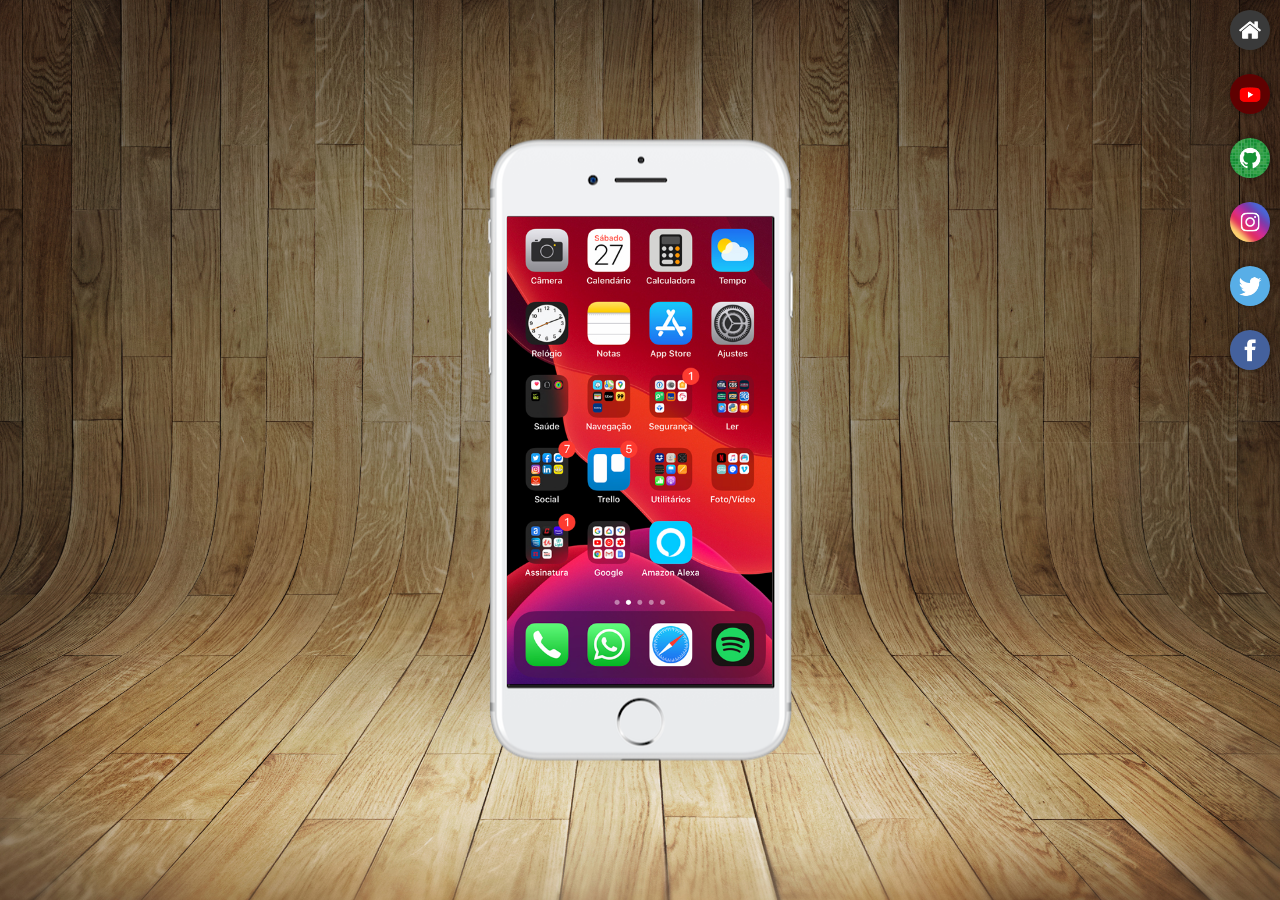
<file: index.html>
<!DOCTYPE html>
<html lang="pt-br">
  <head>
    <meta charset="UTF-8" />
    <meta name="viewport" content="width=device-width, initial-scale=1.0" />
    <link rel="shortcut icon" href="favicon.ico" type="image/x-icon" />
    <link rel="stylesheet" href="estilos/style.css" />
    <title>Projetos Redes Sociais</title>
  </head>
  <body>
    <main>
      <section id="telefone">
        <iframe src="home.html" name="tela" id="tela" frameborder="0"></iframe>
      </section>
      <section id="redes-sociais">
        <a href="home.html" target="tela"
          ><img src="imagens/logo-home.jpg" alt="home" /></a
        ><br />
        <a href="youtube.html" target="tela"
          ><img src="imagens/logo-youtube.jpg" alt="Youtube" /></a
        ><br />
        <a href="github.html" target="tela"
          ><img src="imagens/logo-github.jpg" alt="github" /></a
        ><br />
        <a href="instagram.html" target="tela"
          ><img src="imagens/logo-instagram.jpg" alt="instagram" /></a
        ><br />
        <a href="twitter.html" target="tela"
          ><img src="imagens/logo-twitter.jpg" alt="Twitter" /></a
        ><br />
        <a href="facebook.html" target="tela"
          ><img src="imagens/logo-facebook.jpg" alt="Facebook"
        /></a>
      </section>
    </main>
  </body>
</html>
</file>
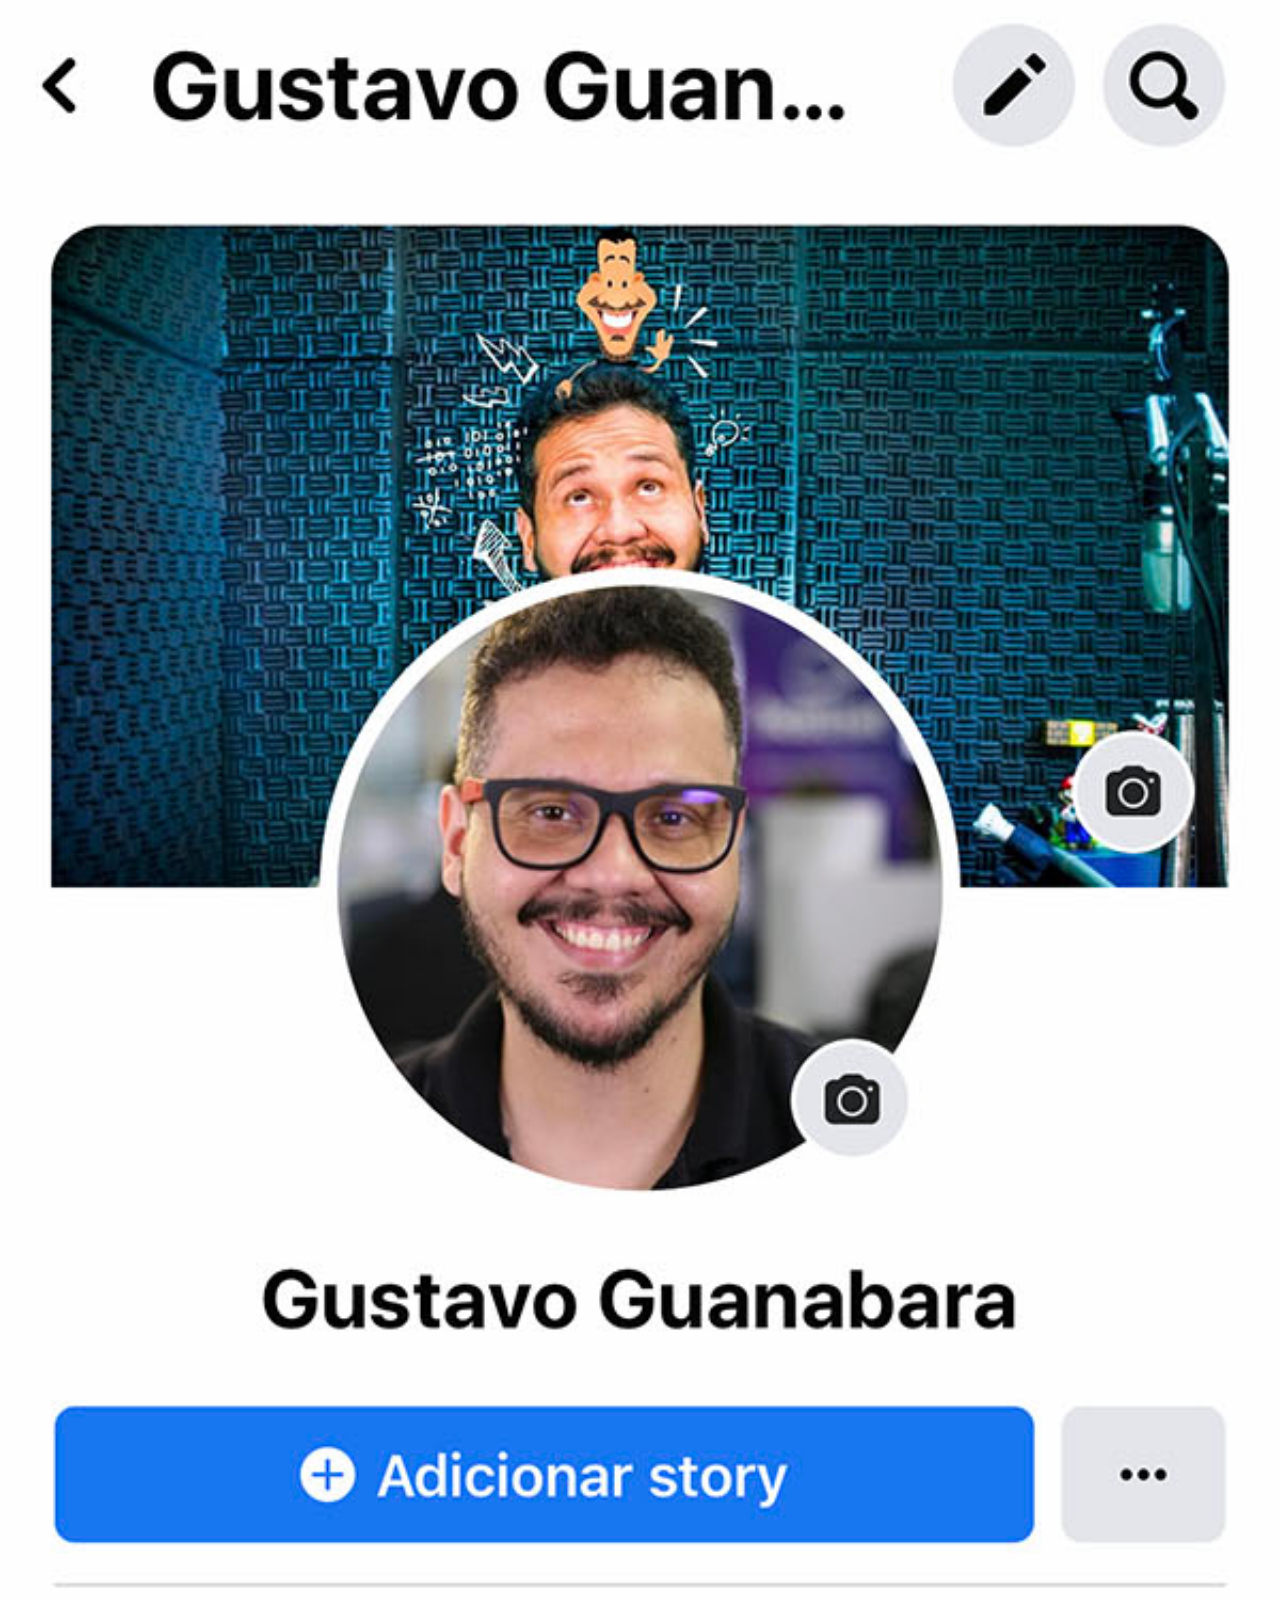
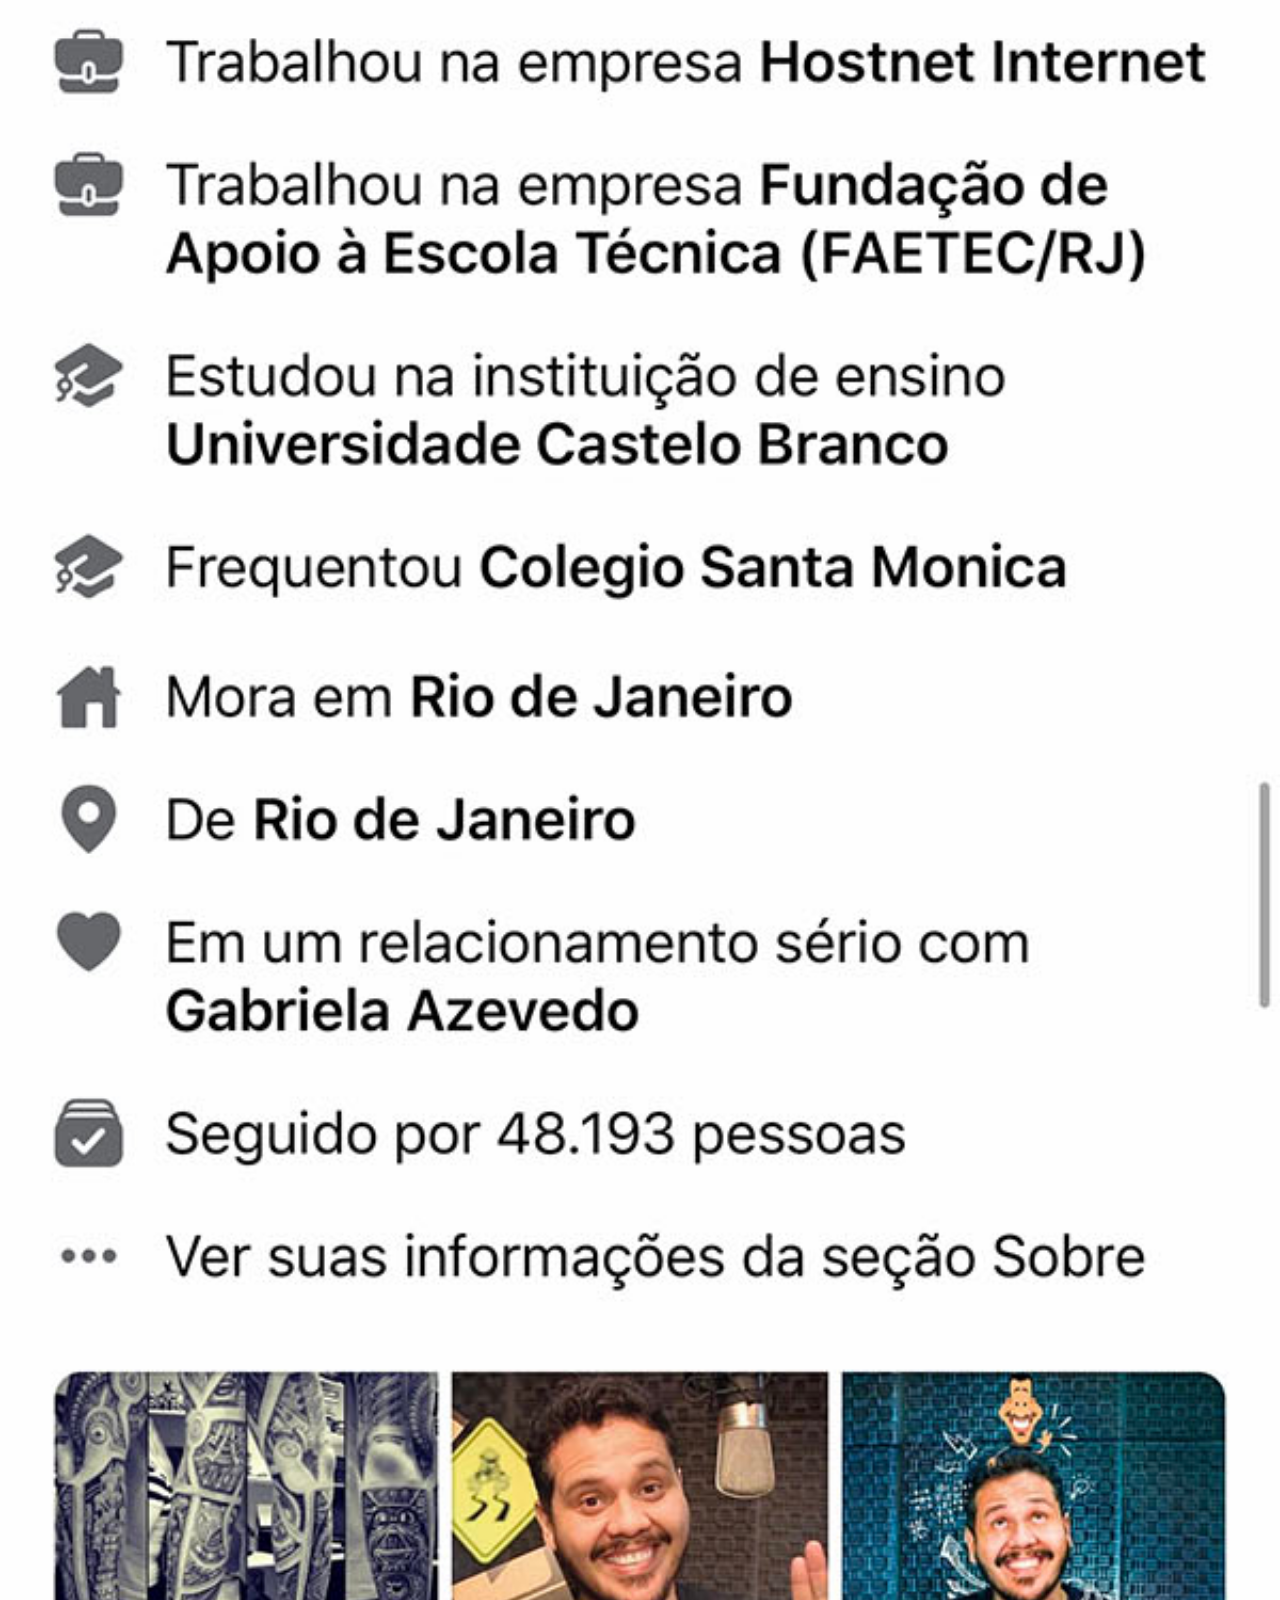
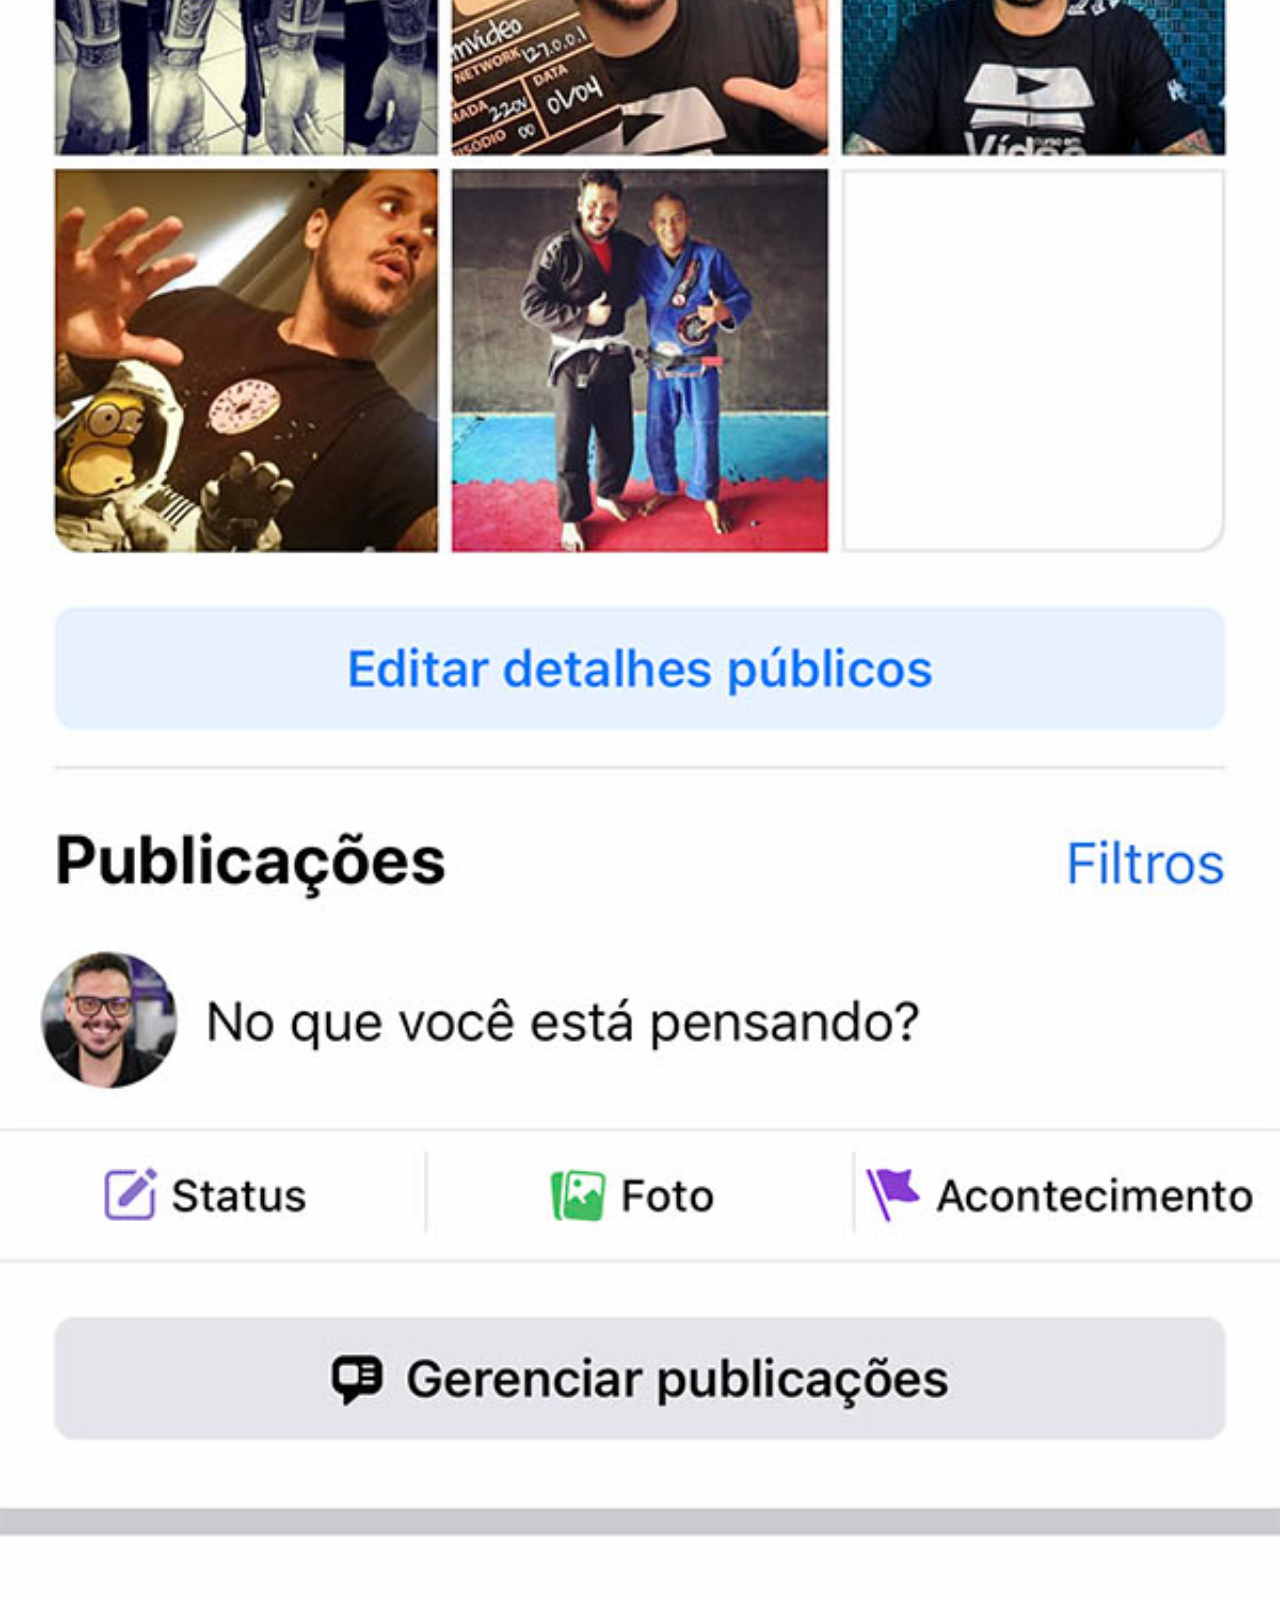
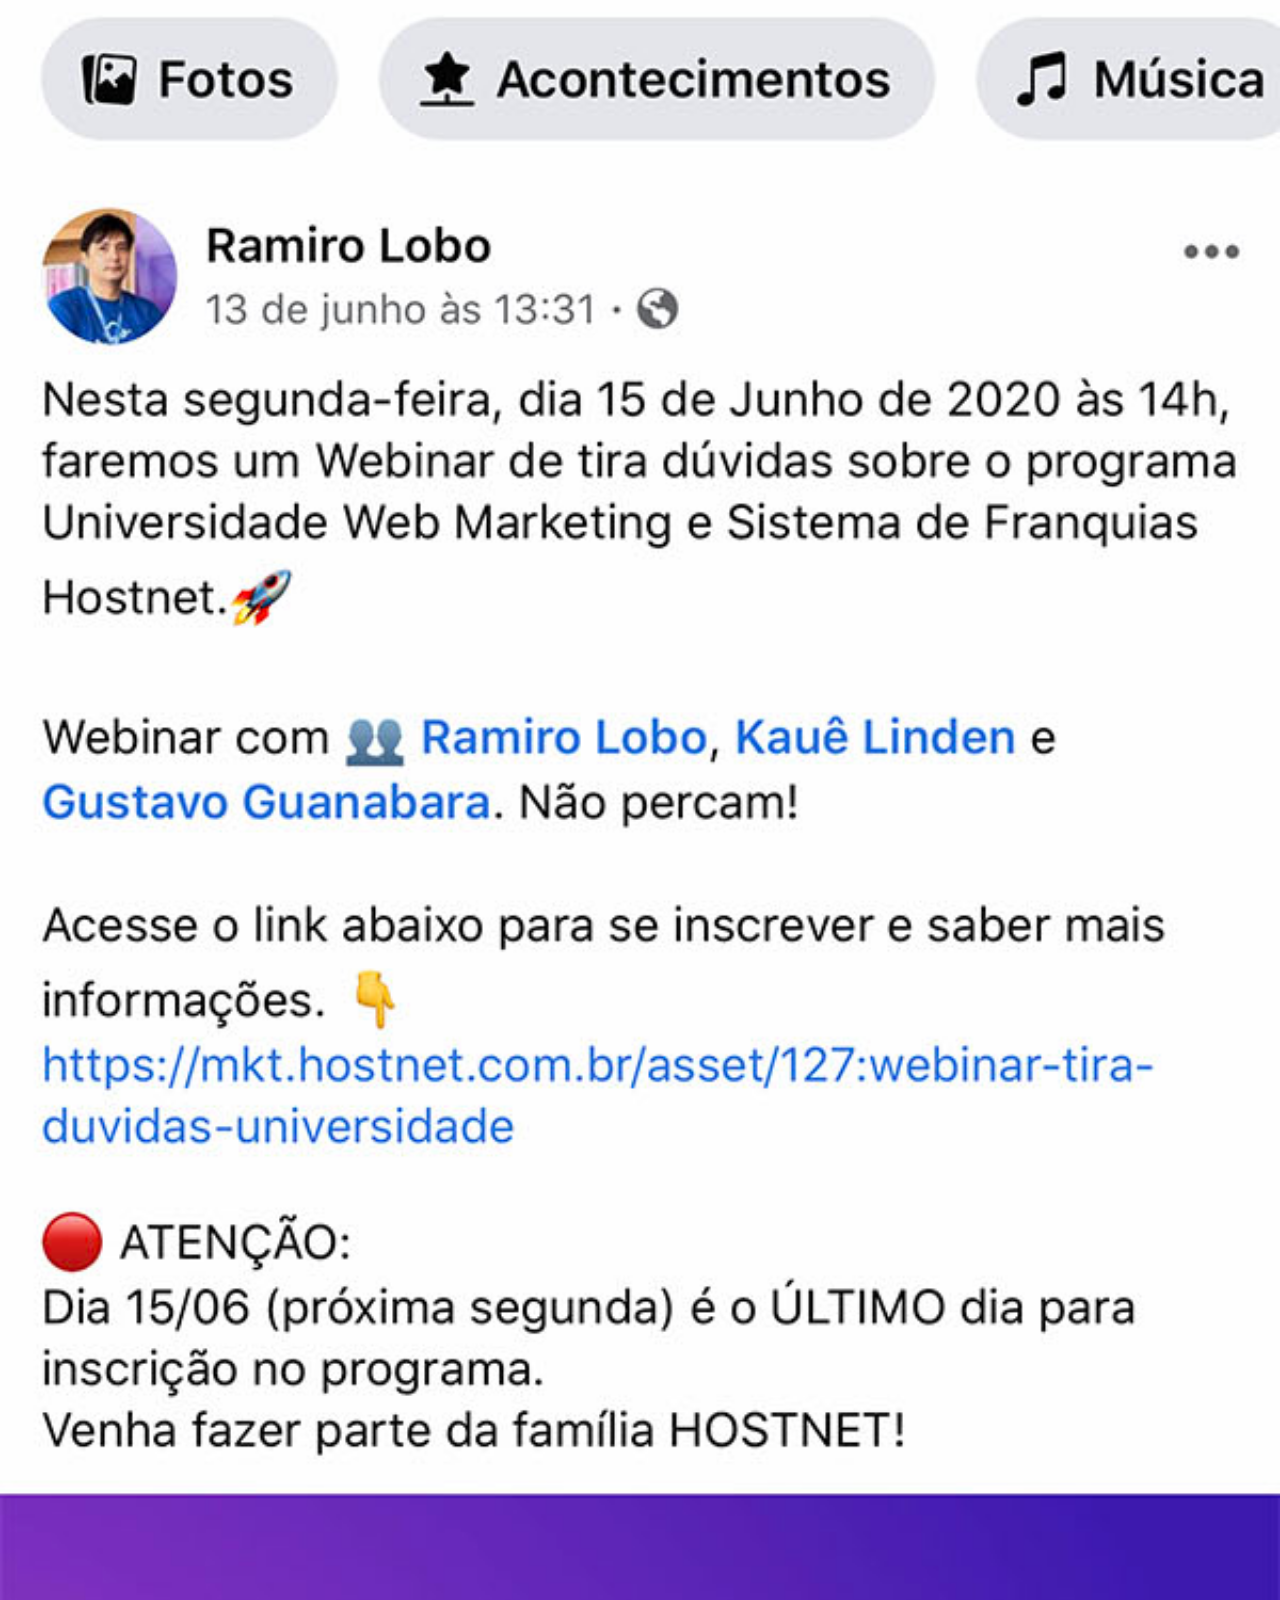
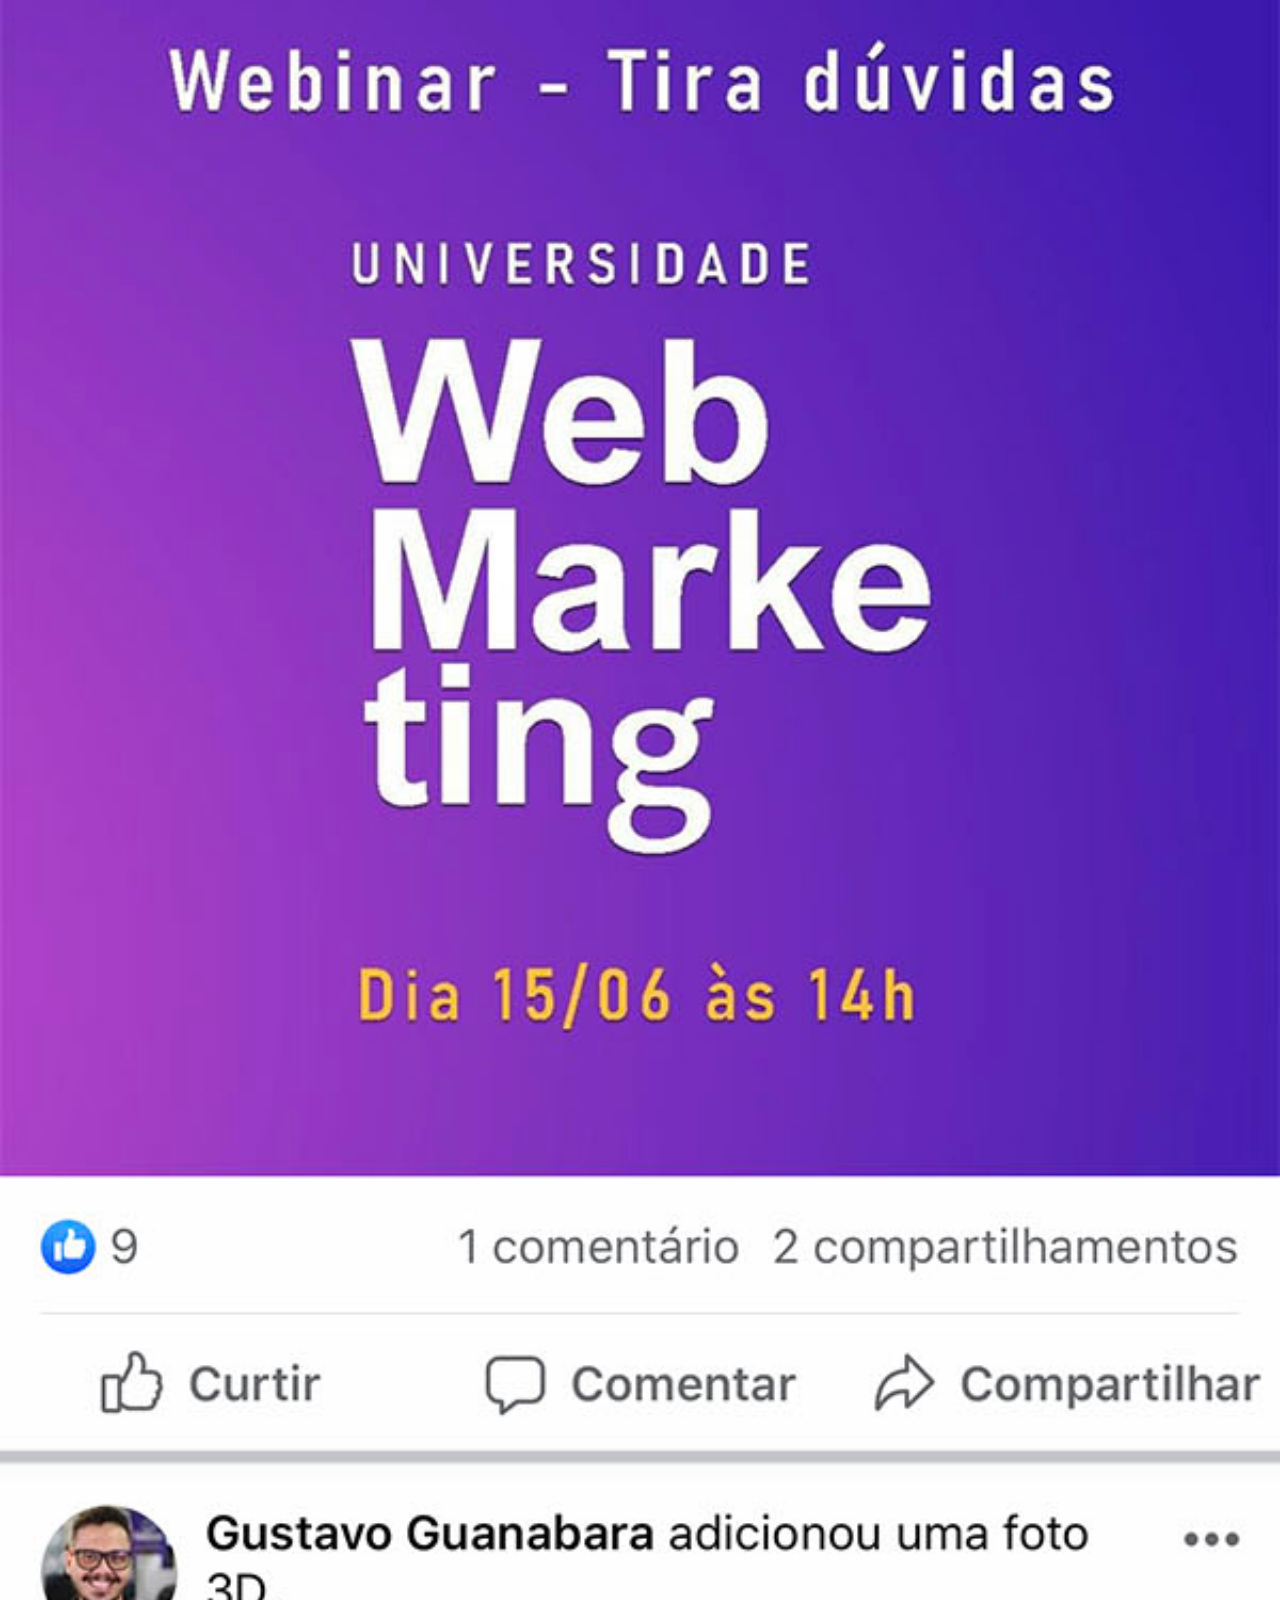
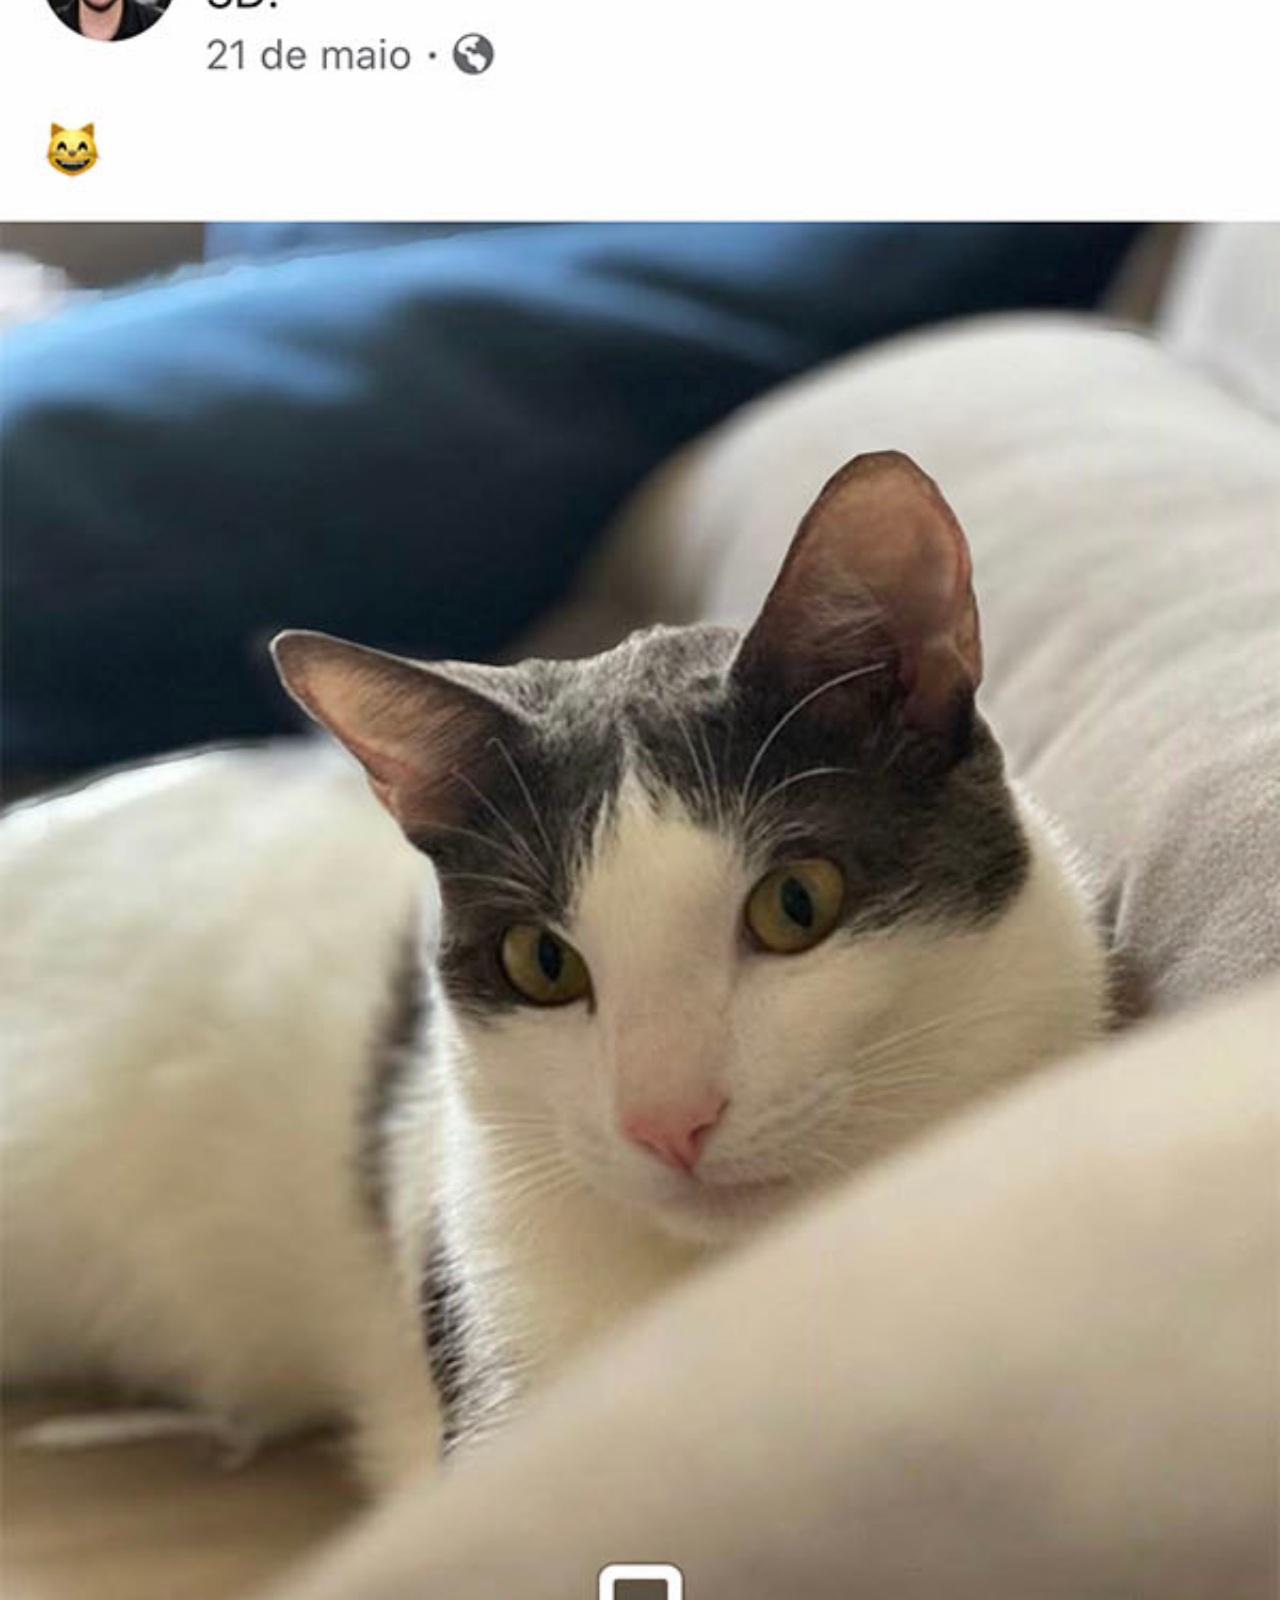
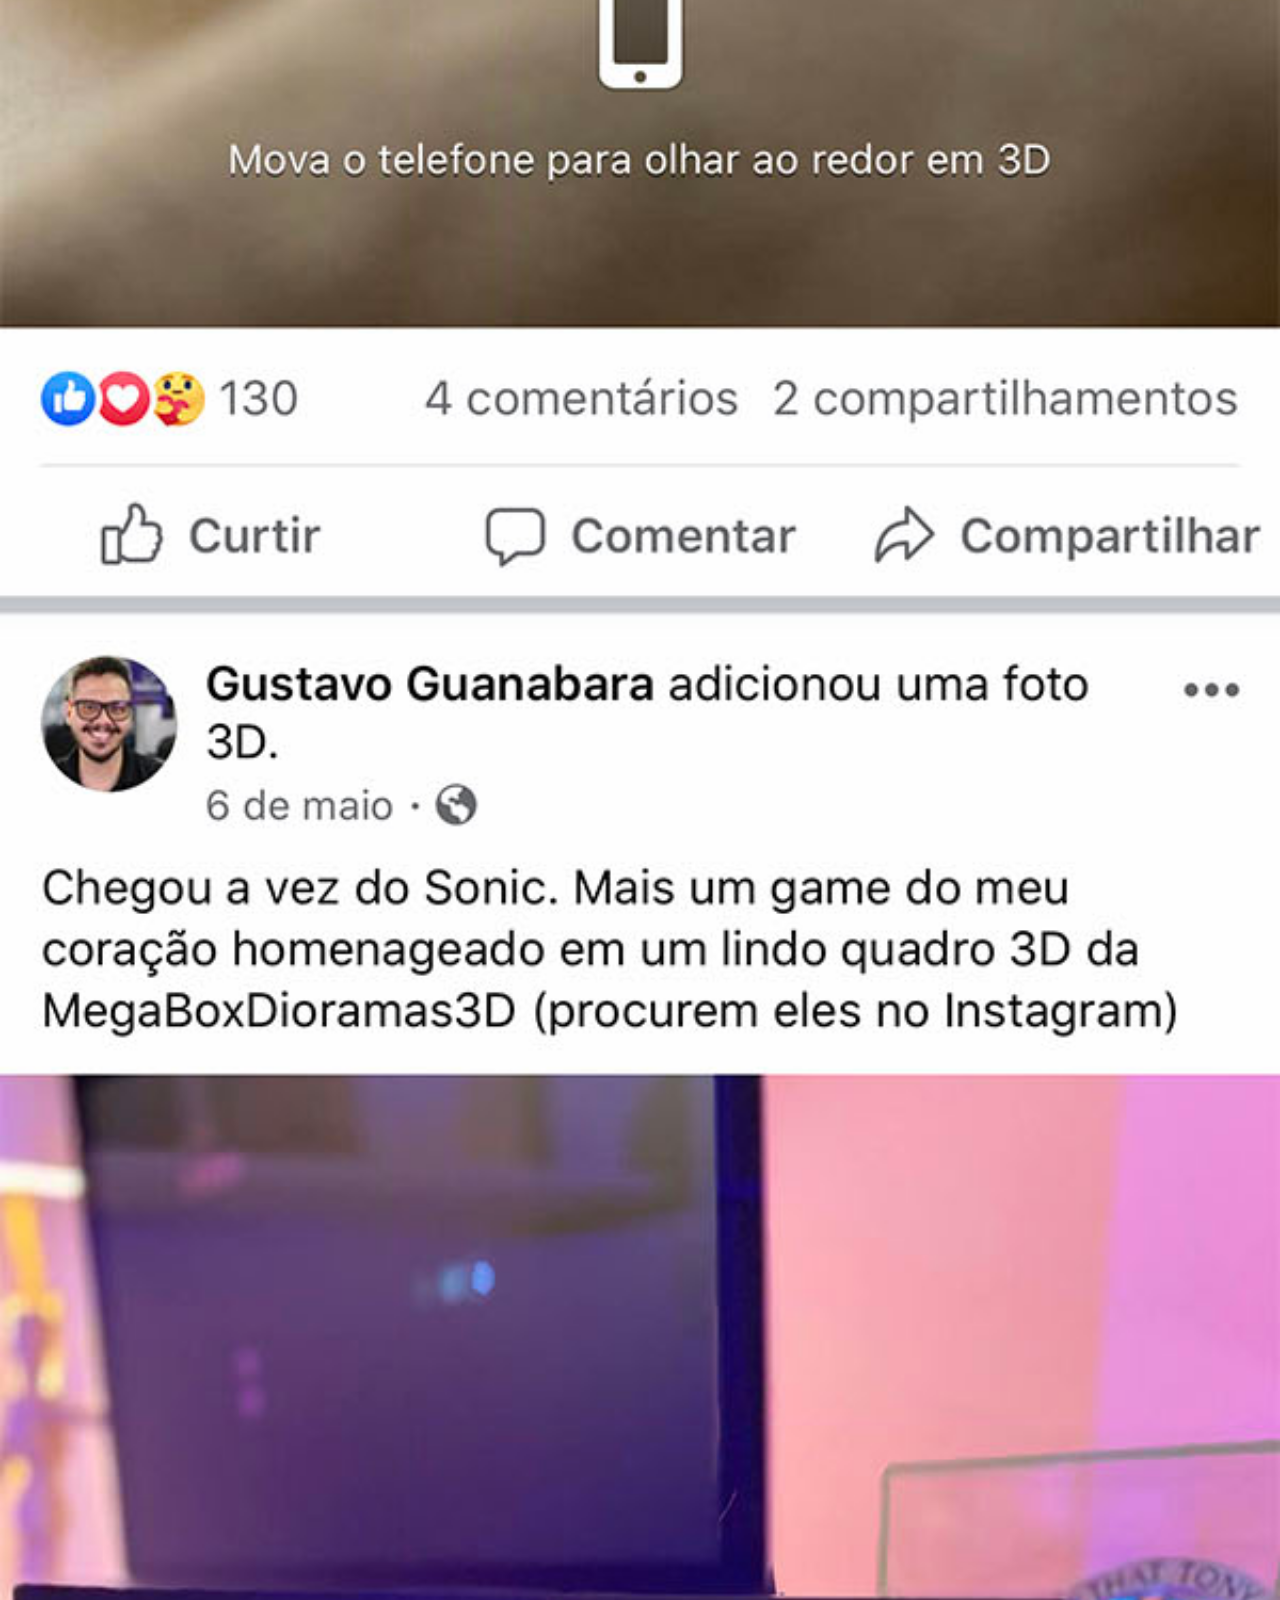
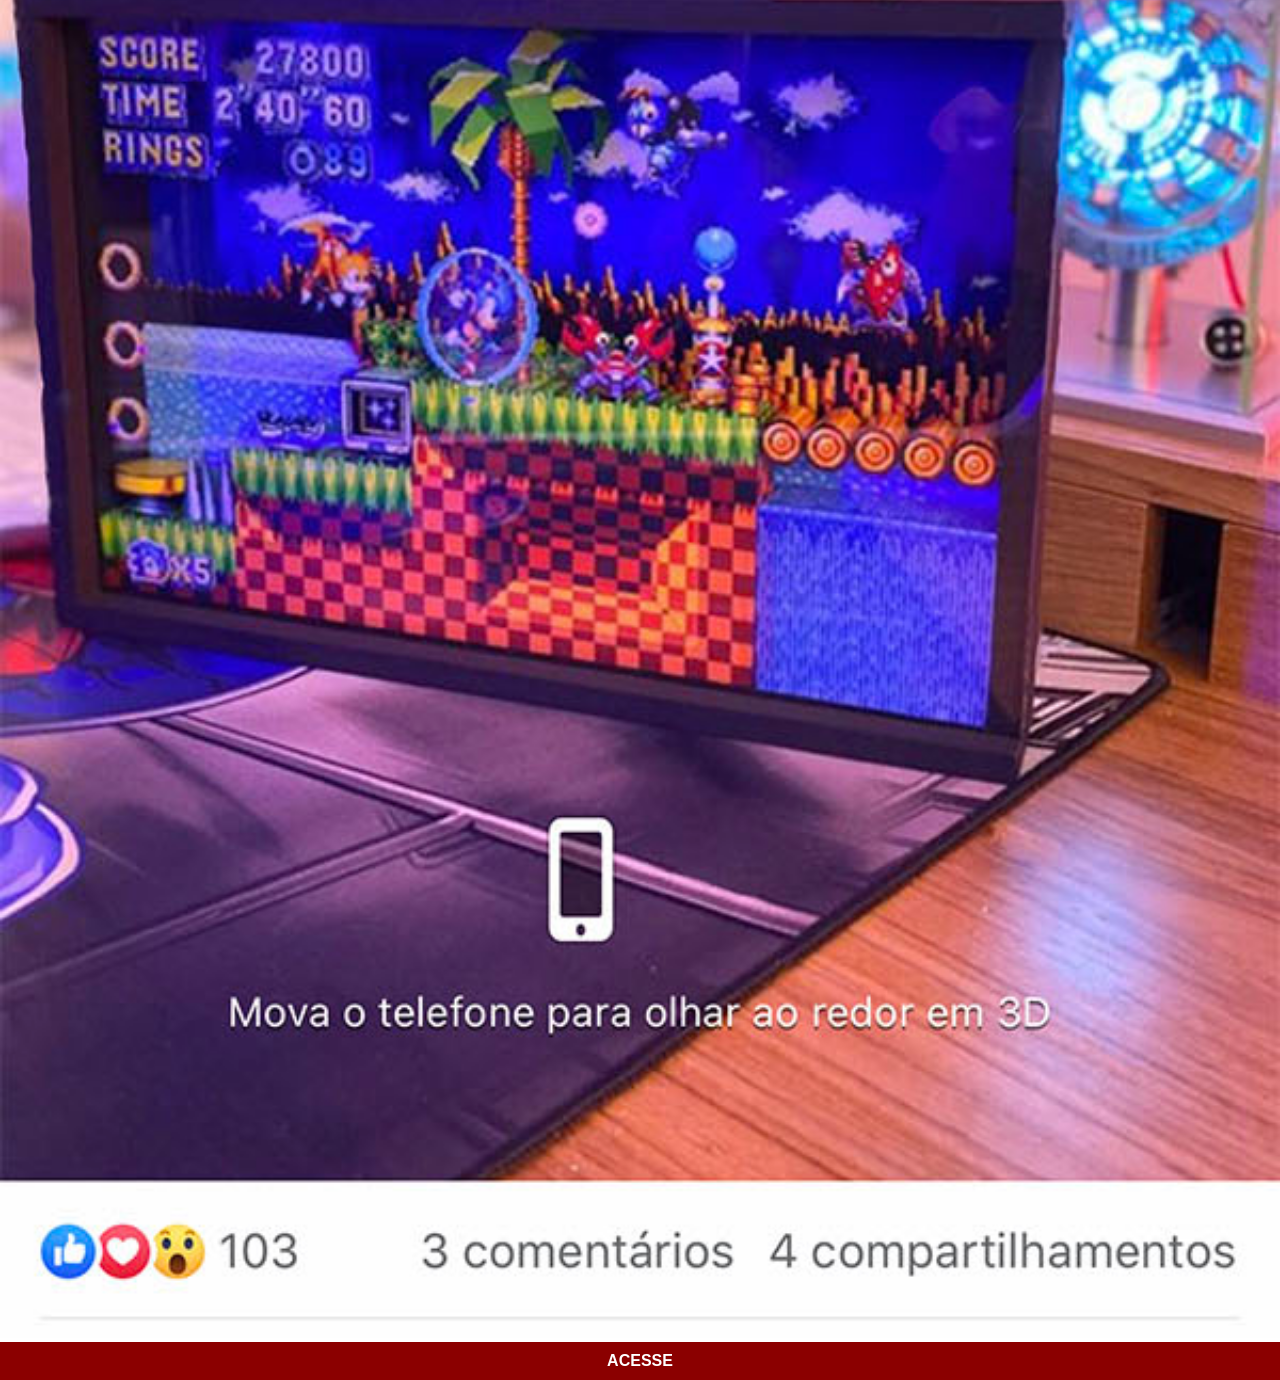
<file: facebook.html>
<!DOCTYPE html>
<html lang="pt-br">
  <head>
    <meta charset="UTF-8" />
    <meta name="viewport" content="width=device-width, initial-scale=1.0" />
    <title>Facebook</title>
    <link rel="stylesheet" href="estilos/social.css" />
  </head>
  <body>
    <img src="imagens/tela-facebook.jpg" alt="Facebook" />
    <a href="https://www.facebook.com/" target="_blank">ACESSE</a>
  </body>
</html>
</file>
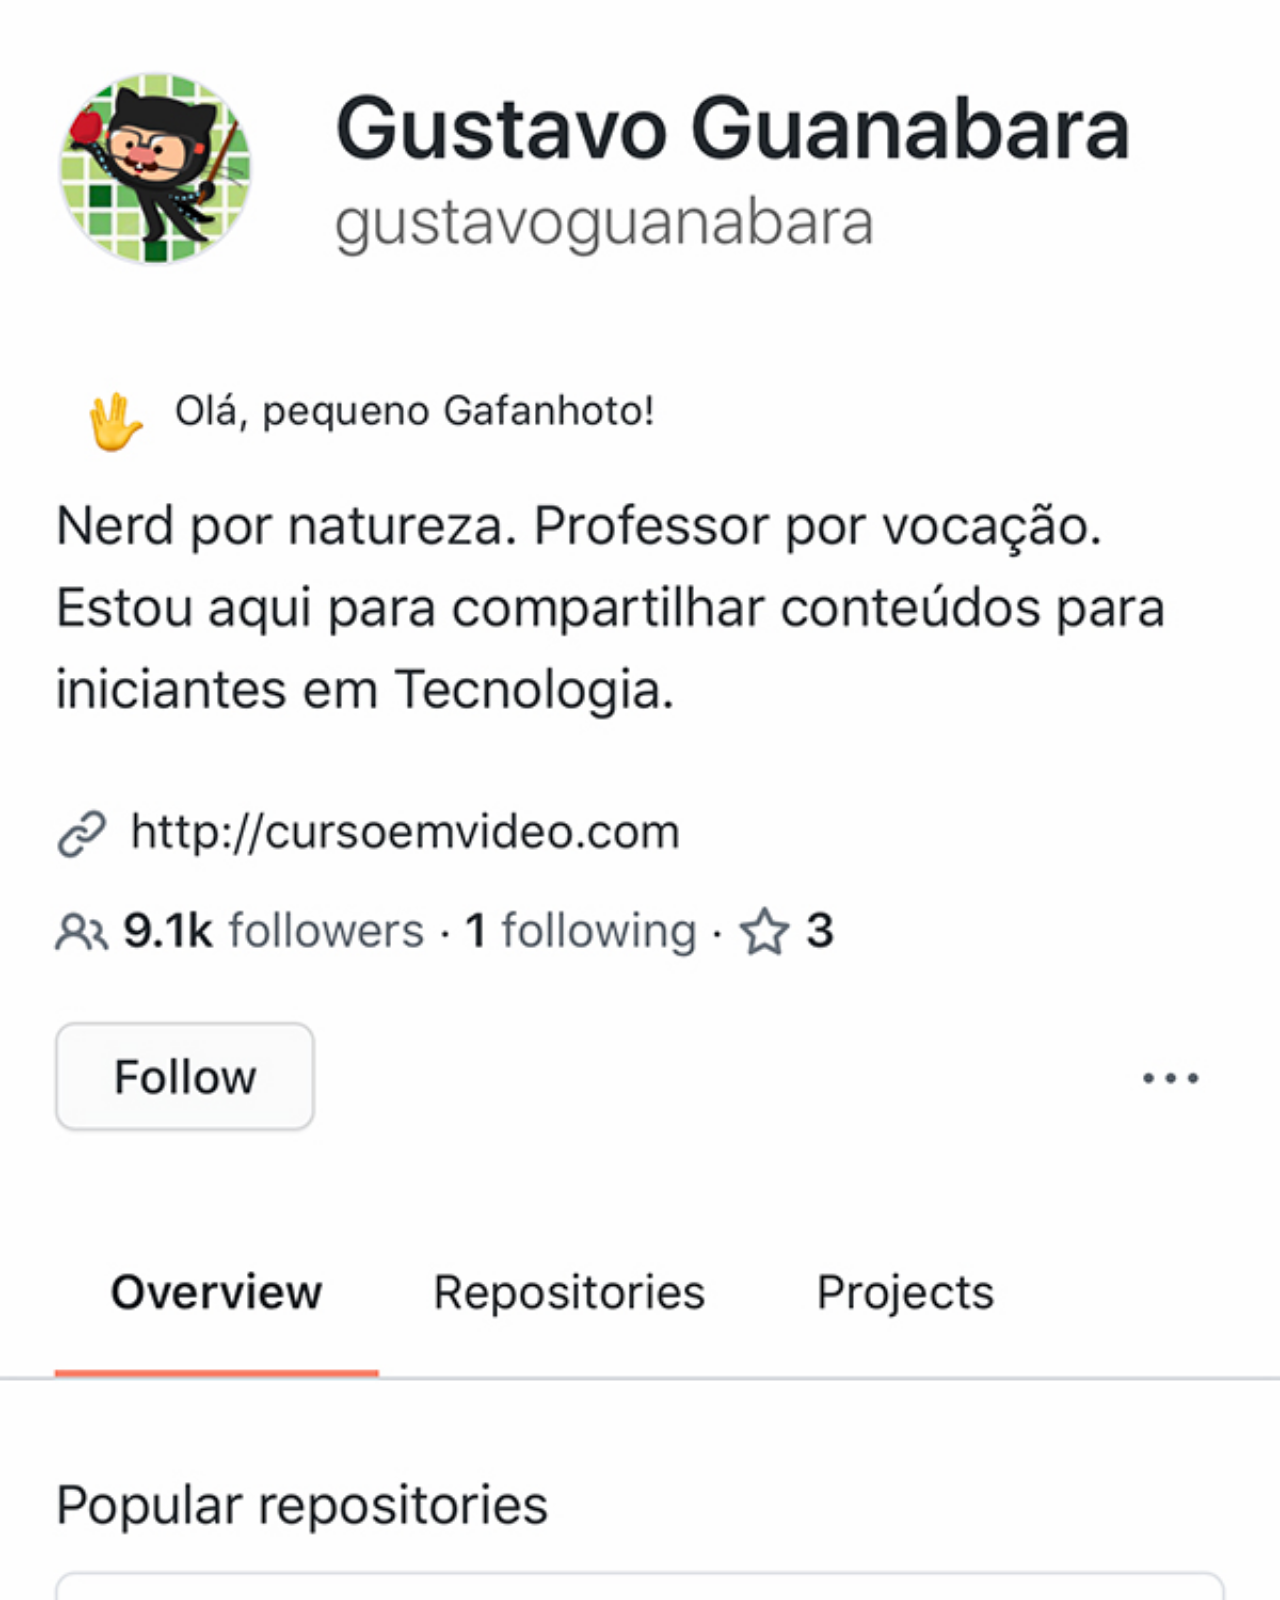
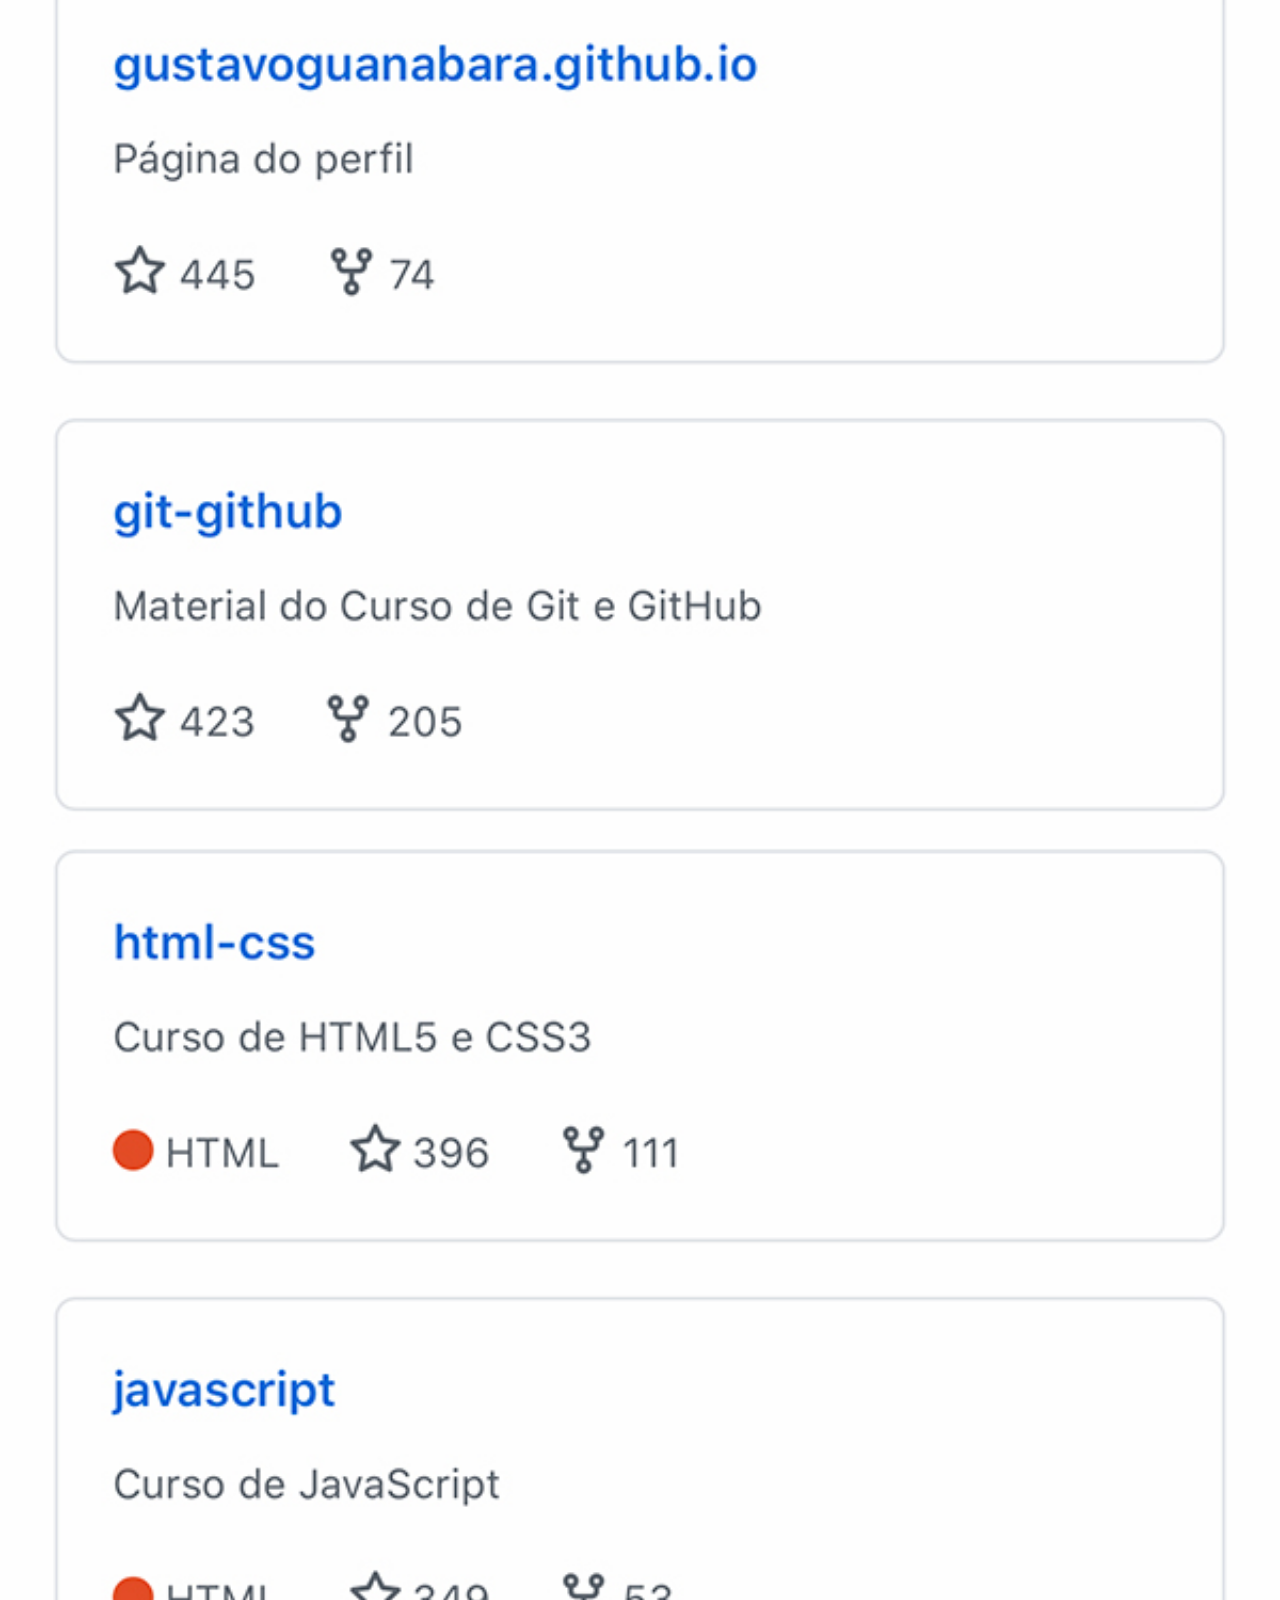
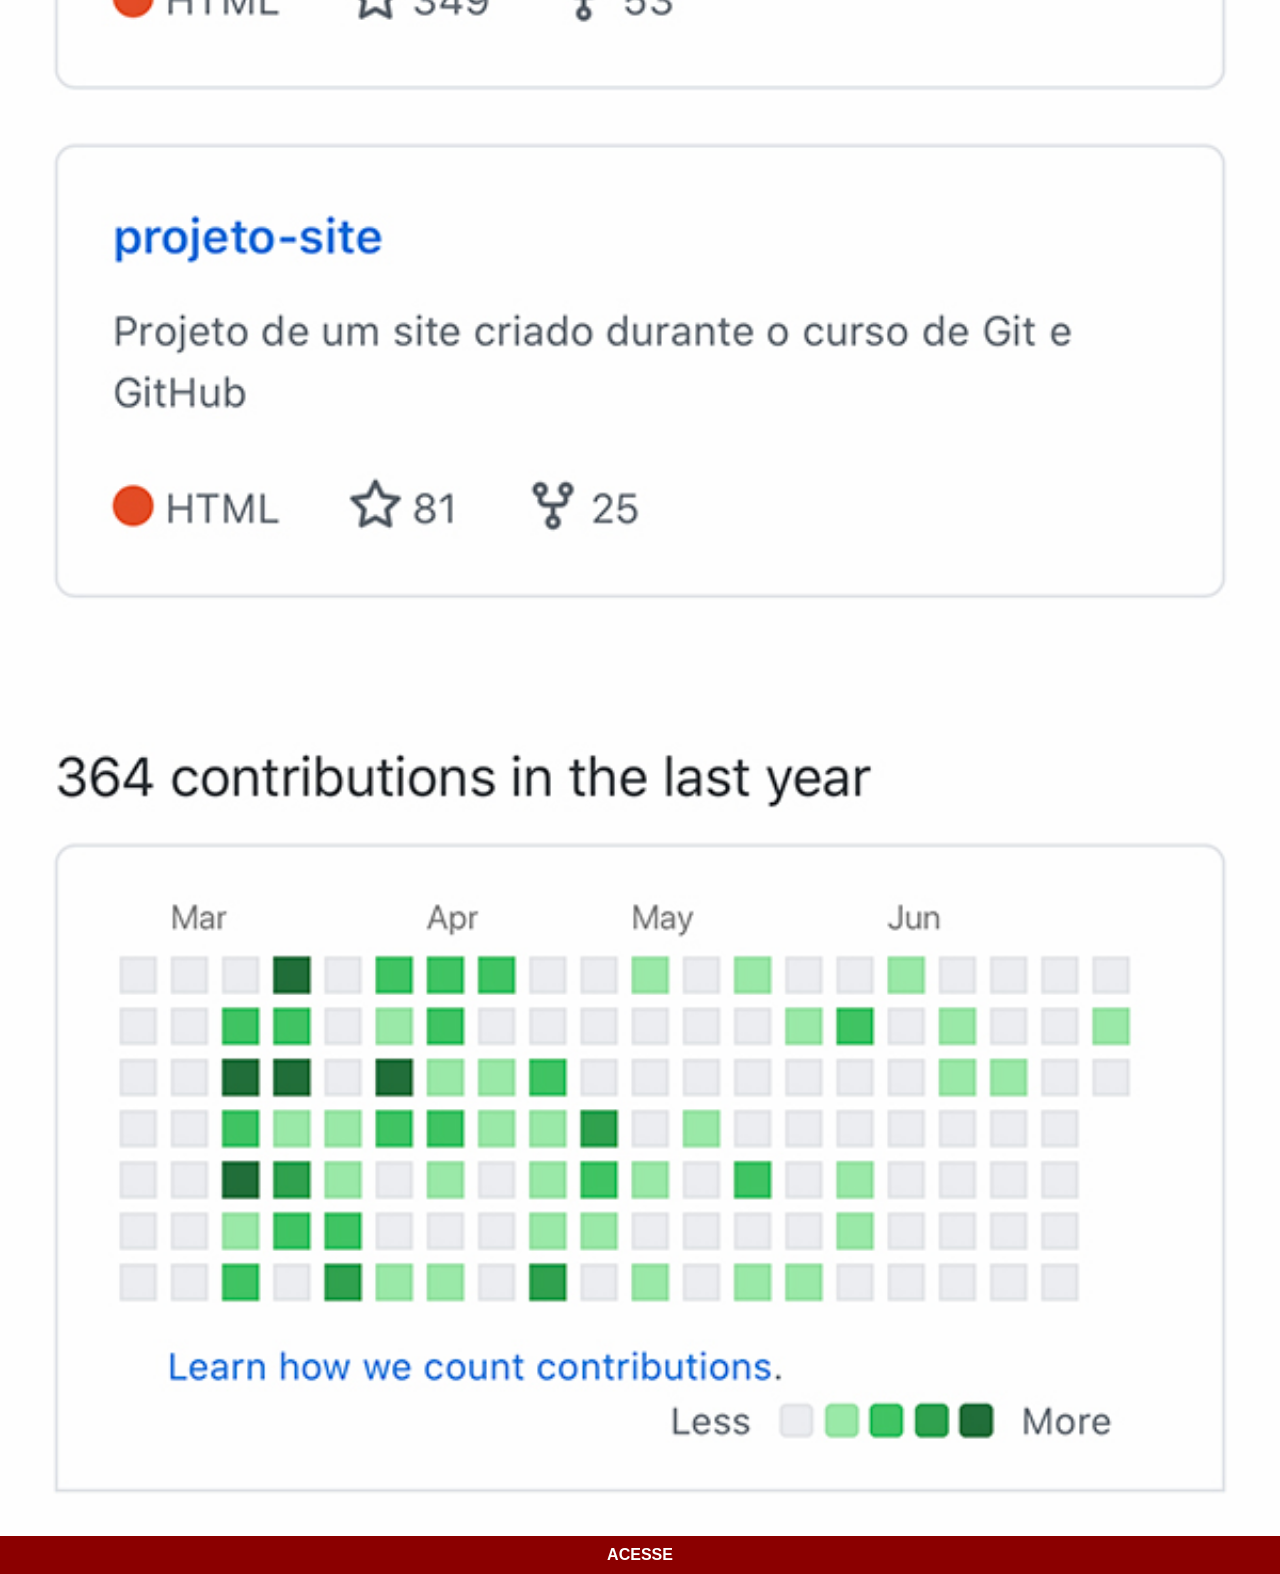
<file: github.html>
<!DOCTYPE html>
<html lang="pt-br">
  <head>
    <meta charset="UTF-8" />
    <meta name="viewport" content="width=device-width, initial-scale=1.0" />
    <title>GitHub</title>
    <link rel="stylesheet" href="estilos/social.css" />
  </head>
  <body>
    <img src="imagens/tela-github.jpg" alt="GitHub" />
    <a href="https://github.com" target="_blank">ACESSE</a>
  </body>
</html>
</file>
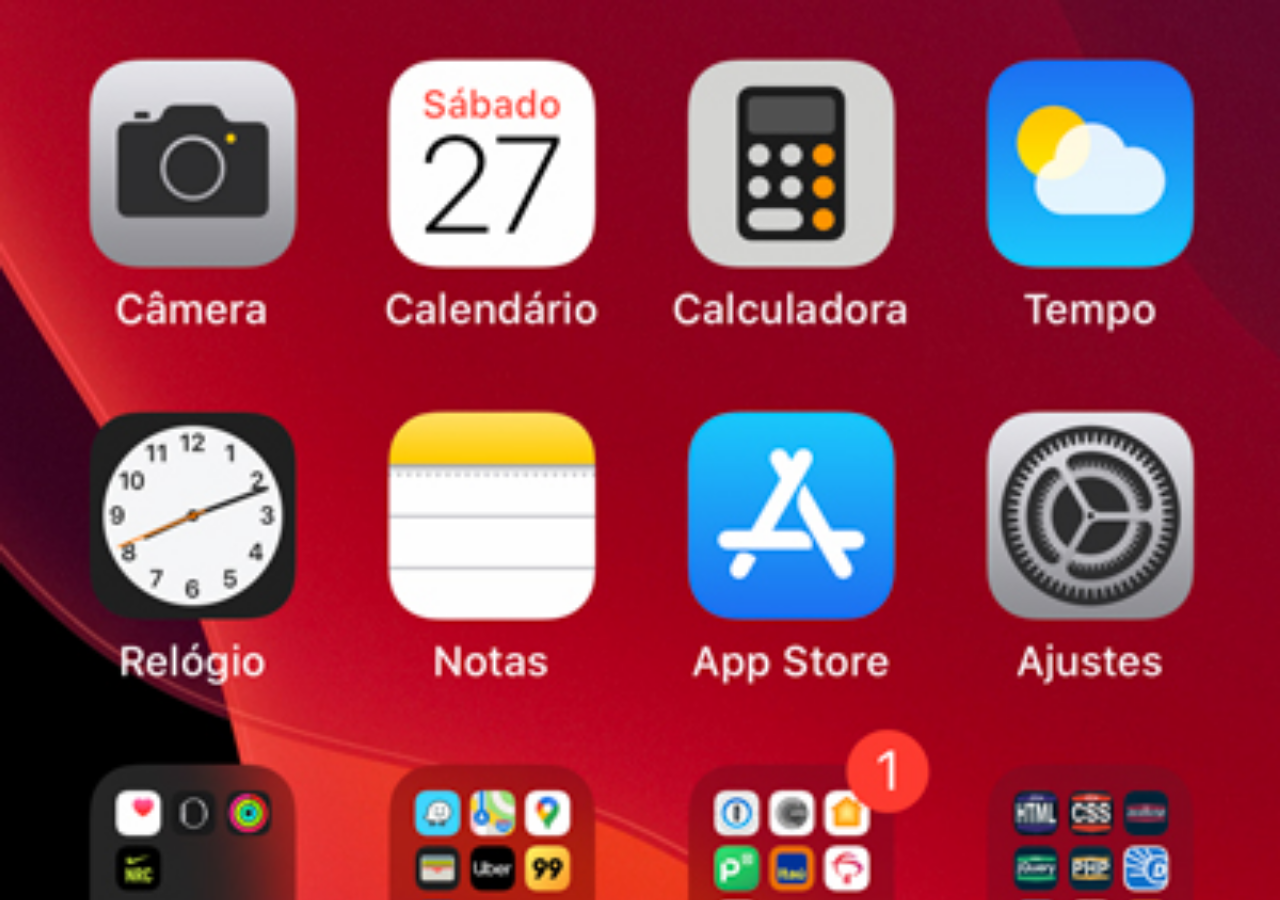
<file: home.html>
<!DOCTYPE html>
<html lang="en">
  <head>
    <meta charset="UTF-8" />
    <meta name="viewport" content="width=device-width, initial-scale=1.0" />
    <title>Home</title>
    <style>
      * {
        margin: 0;
        padding: 0;
      }
      body {
        background: black url("imagens/tela-home.jpg") no-repeat top center;
        background-size: cover;
      }
    </style>
  </head>
  <body></body>
</html>
</file>
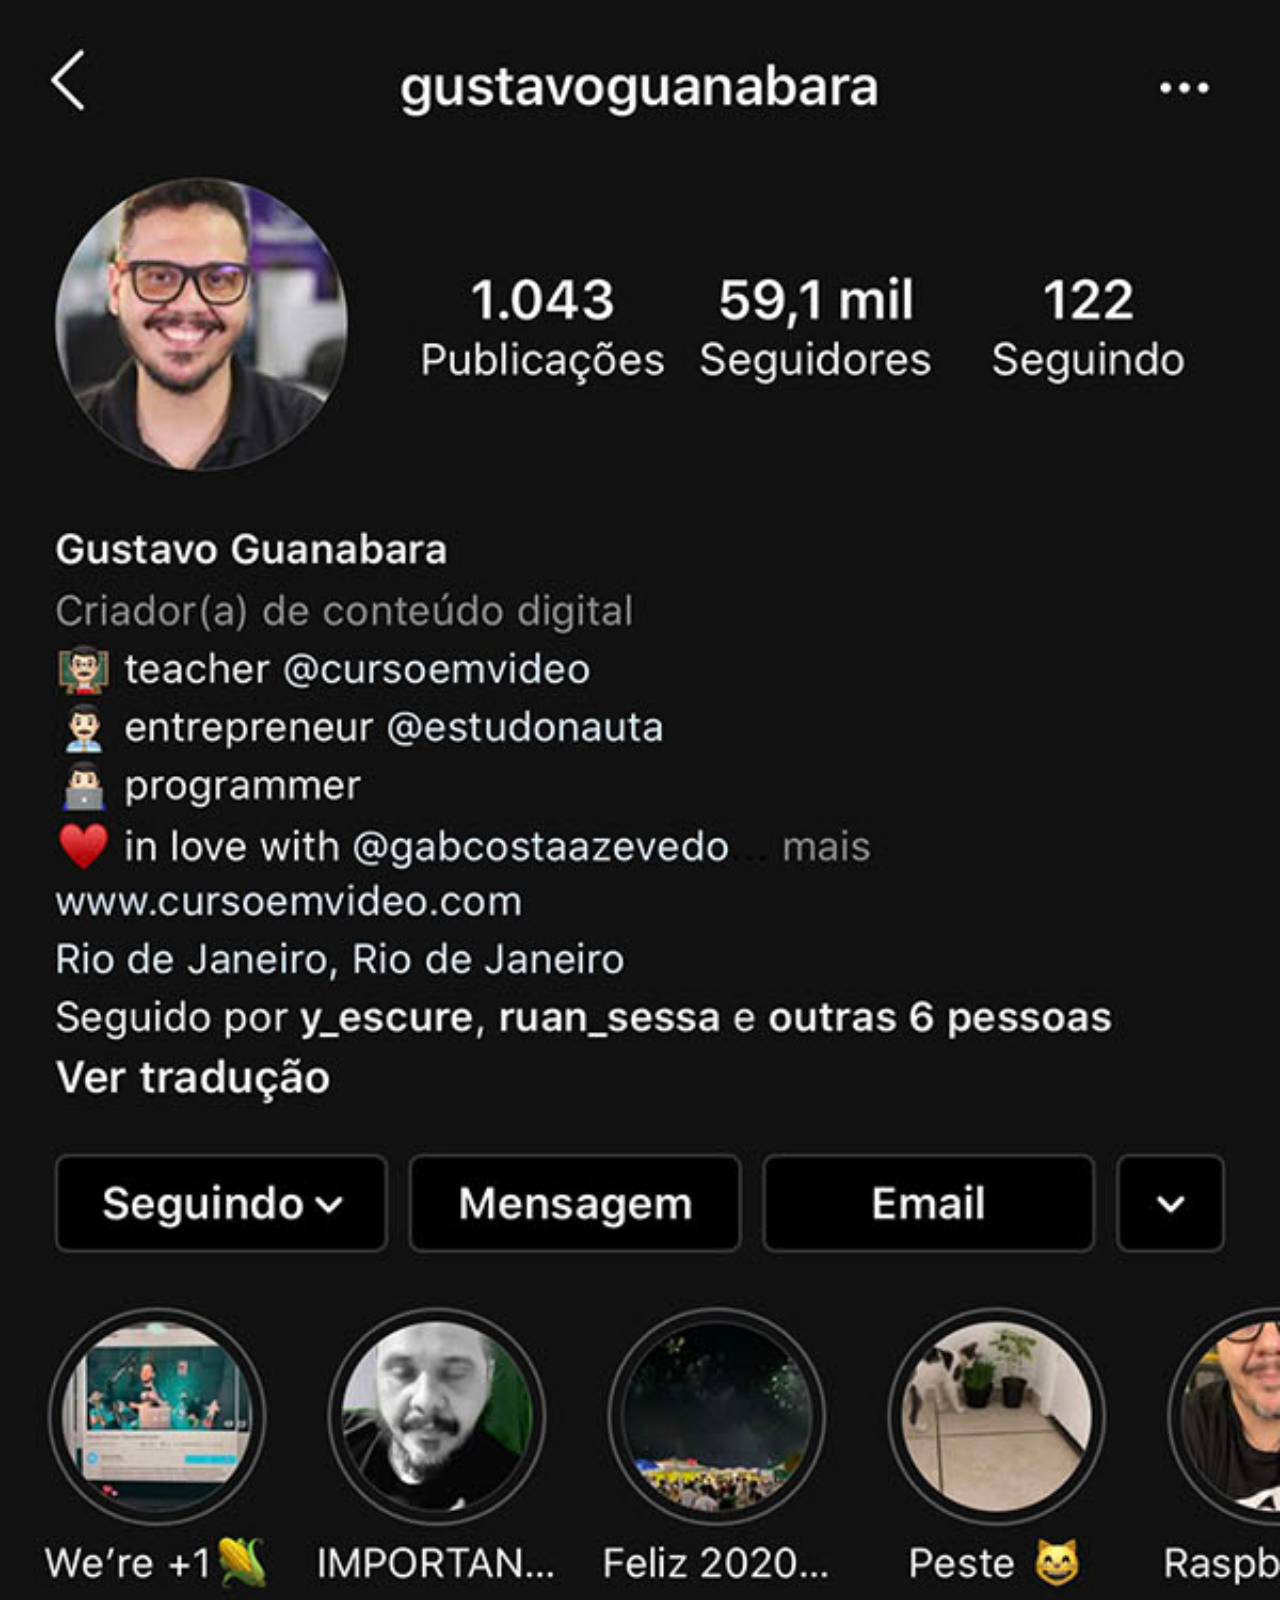
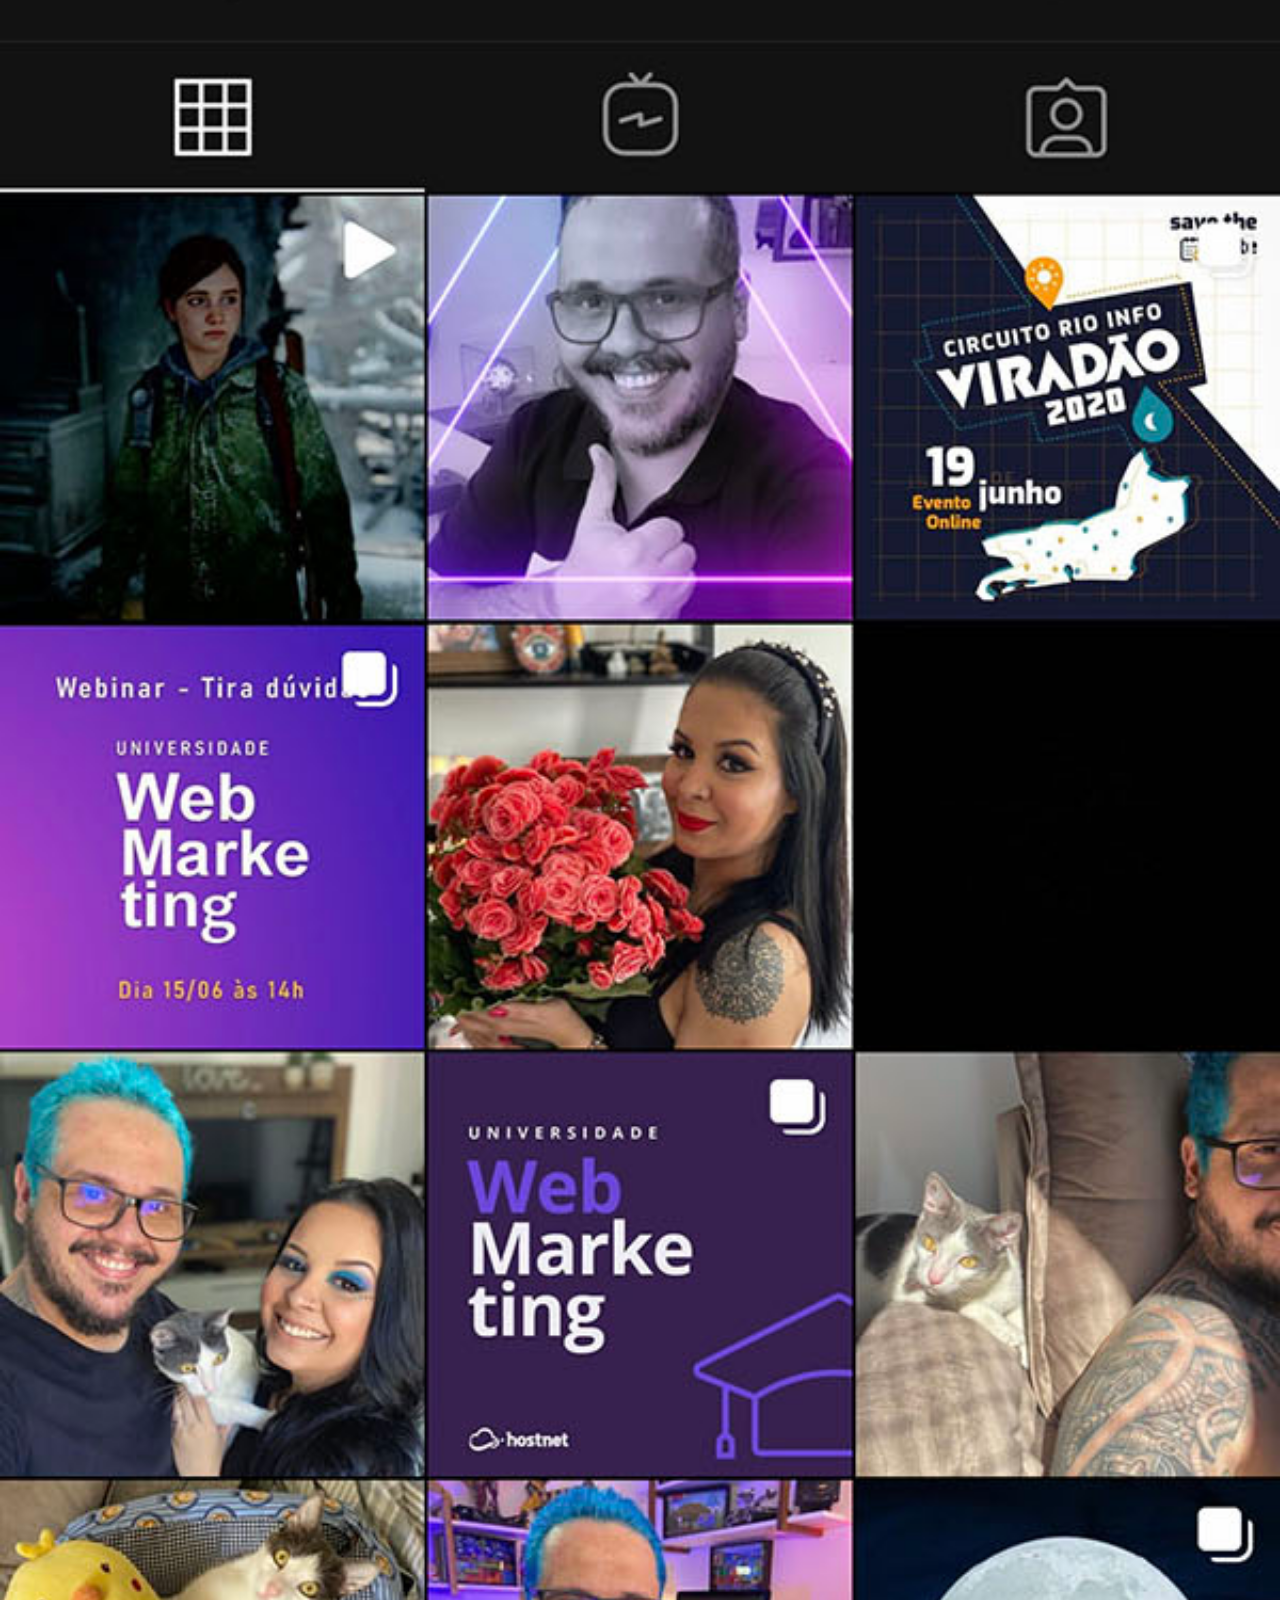
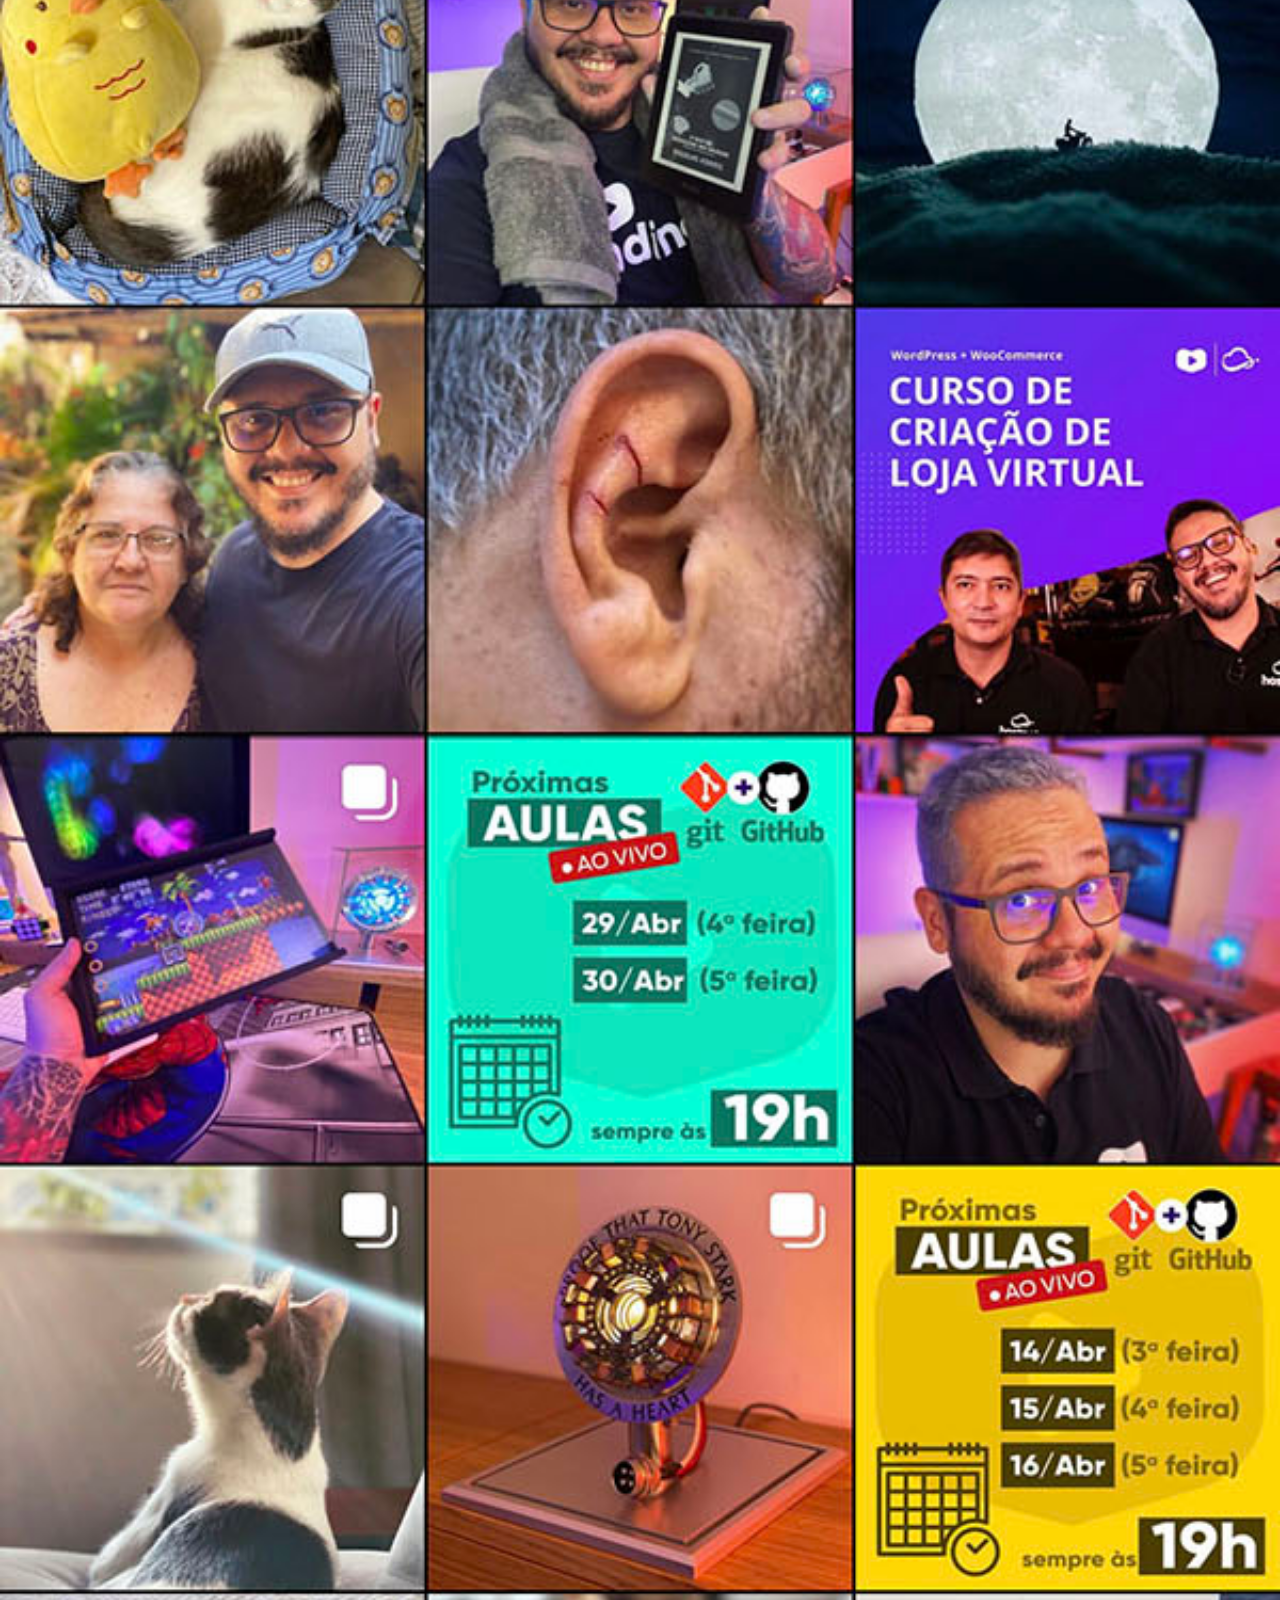
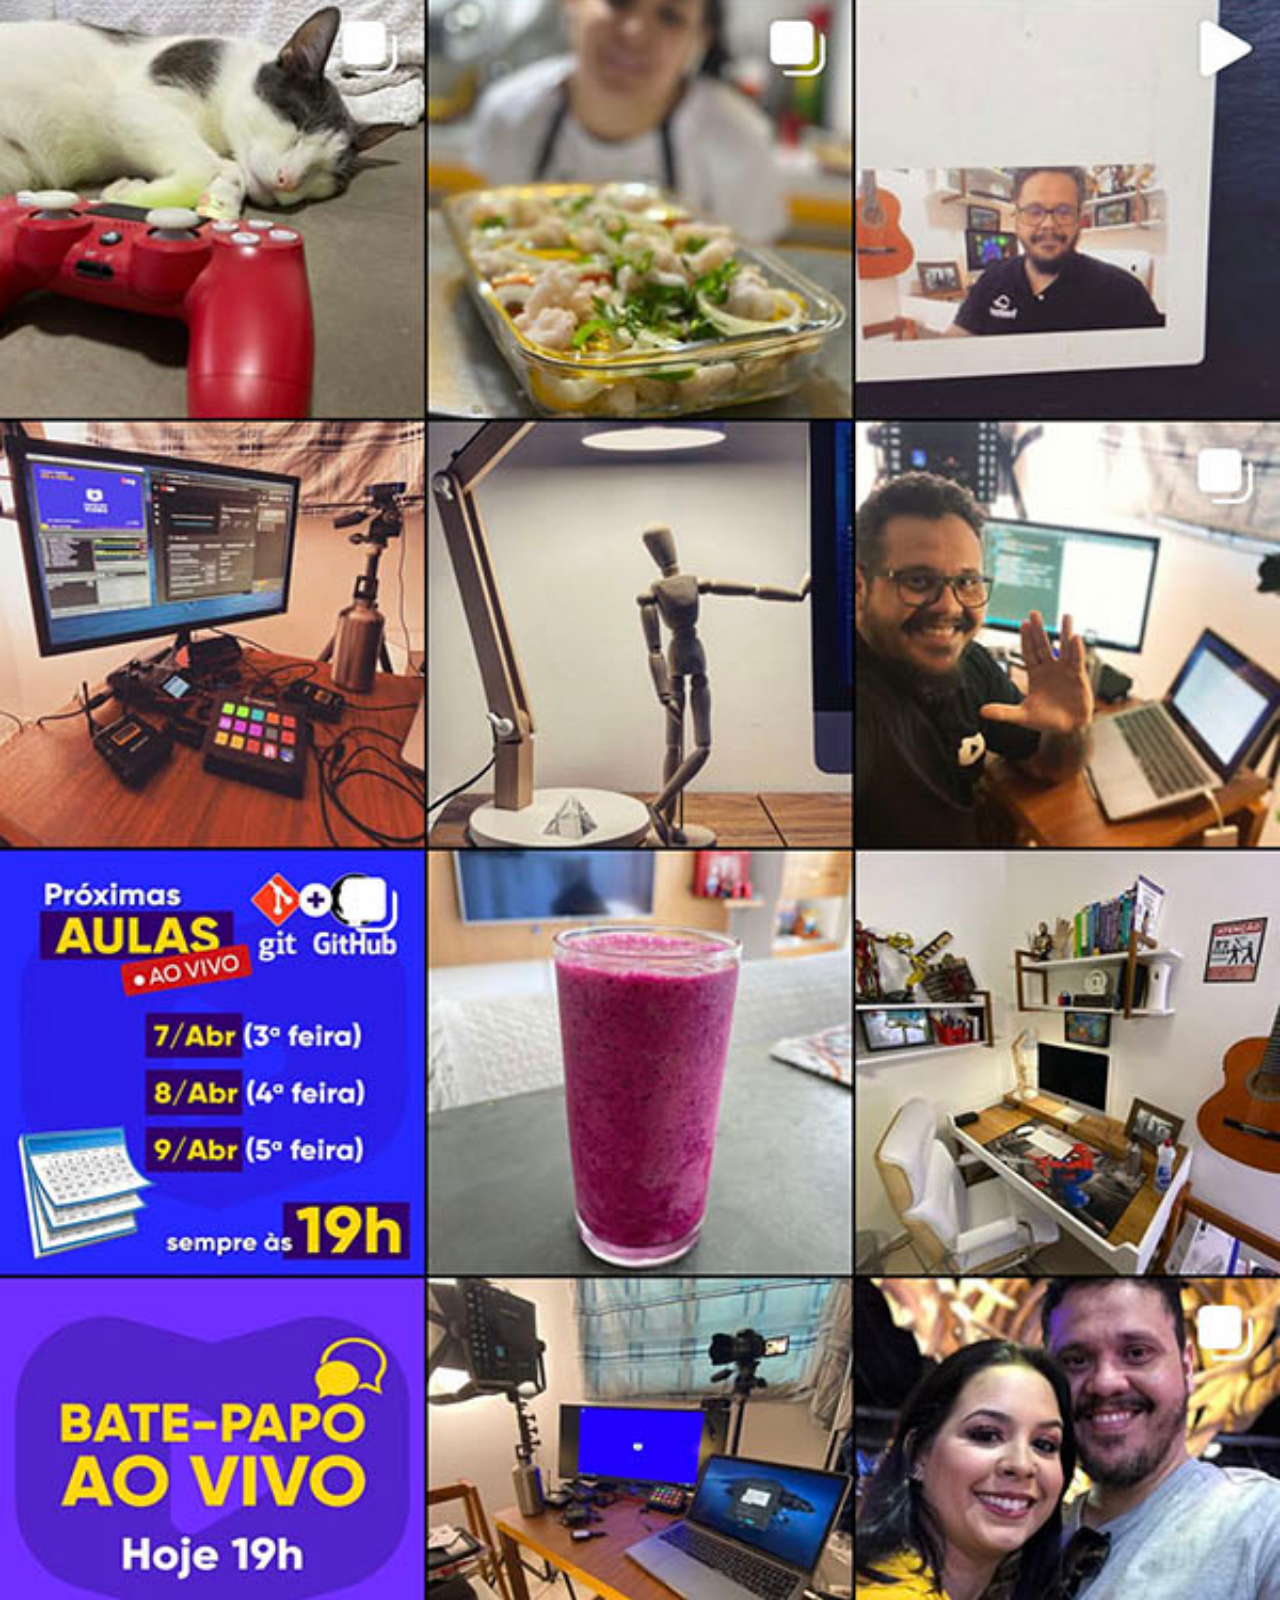
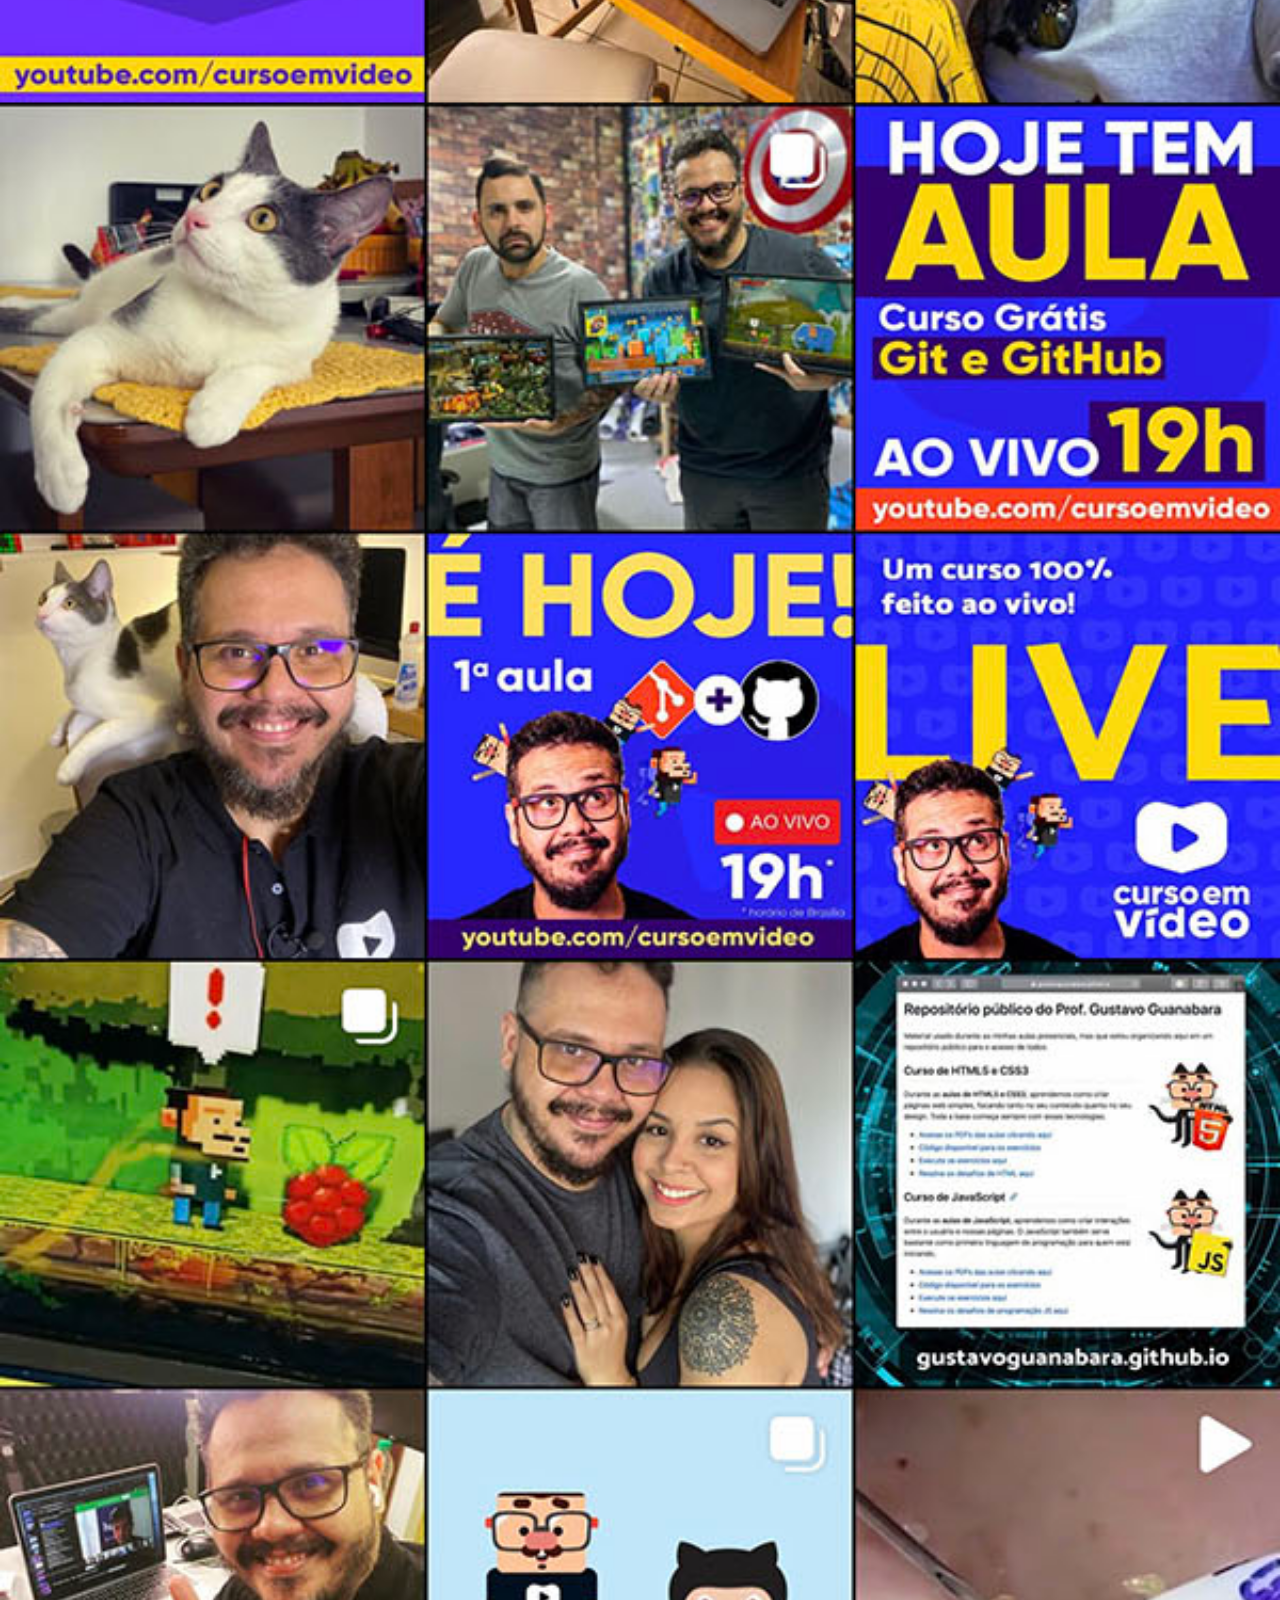
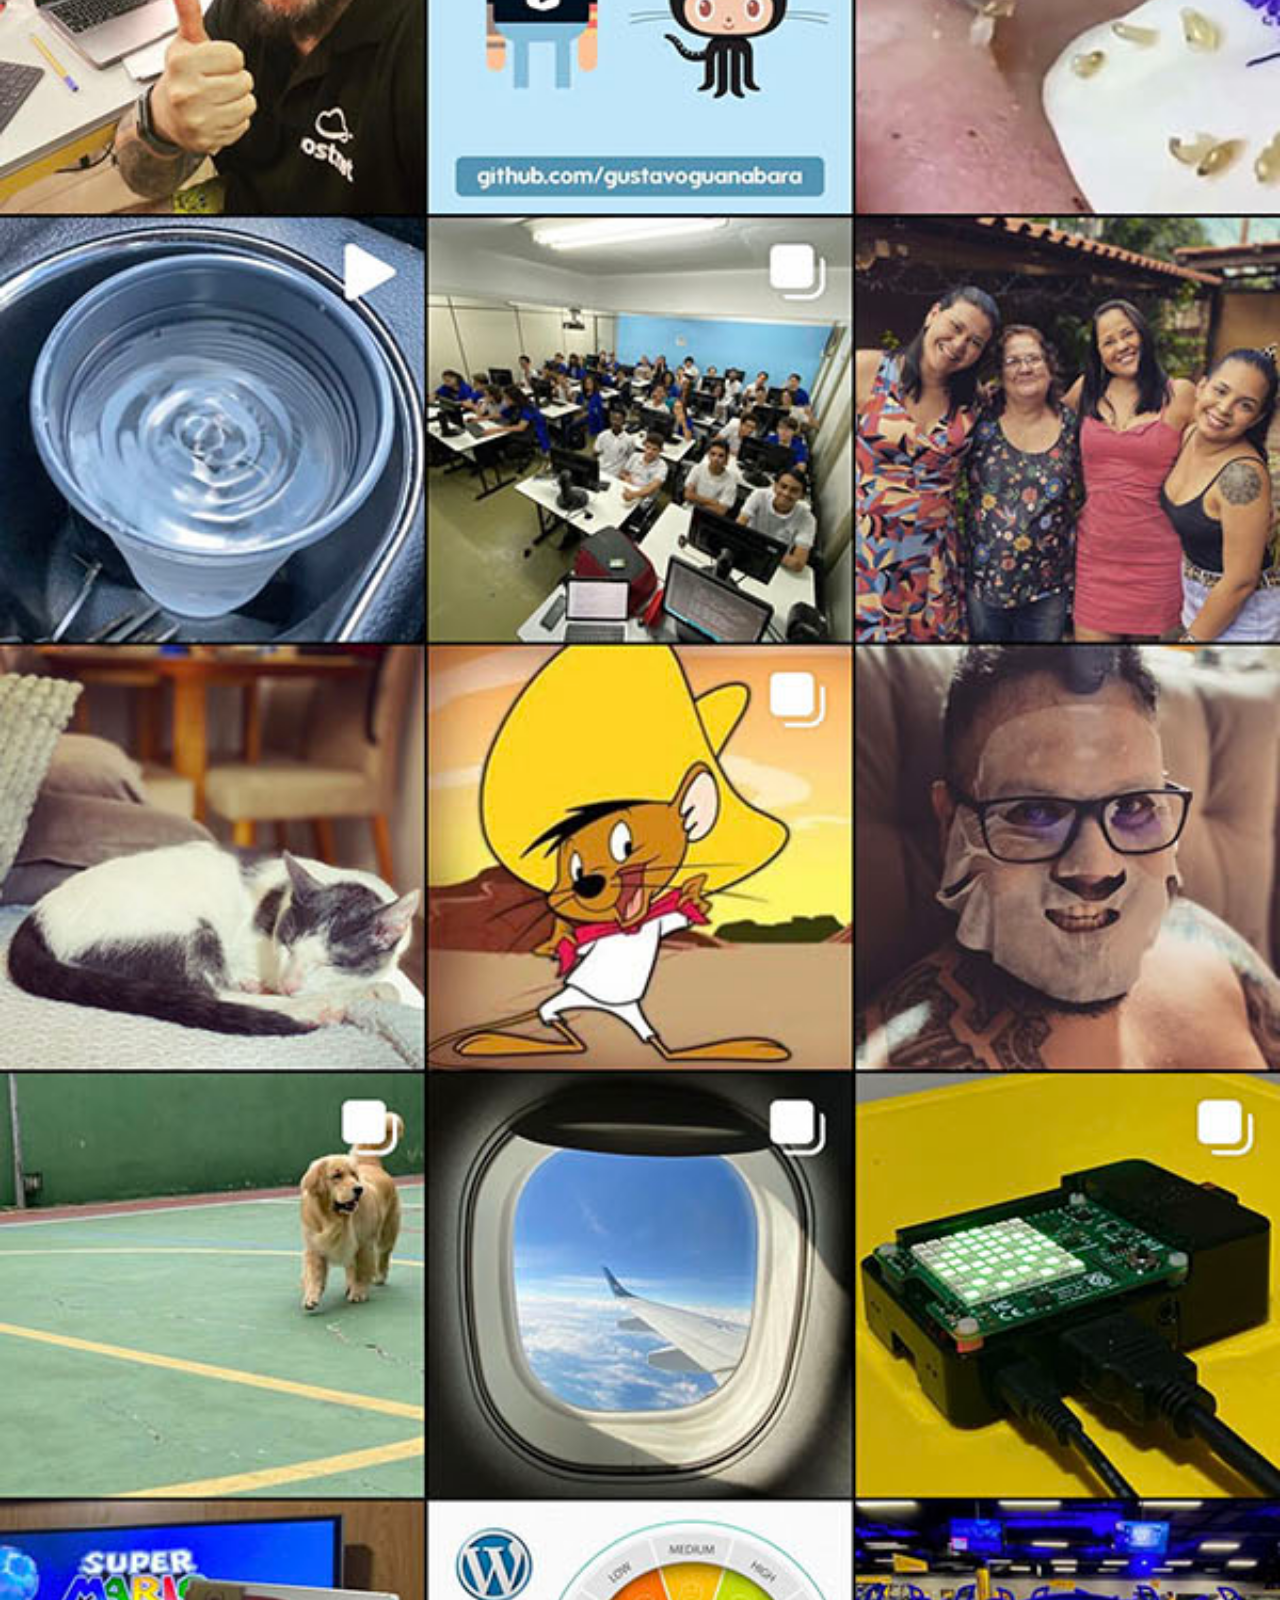
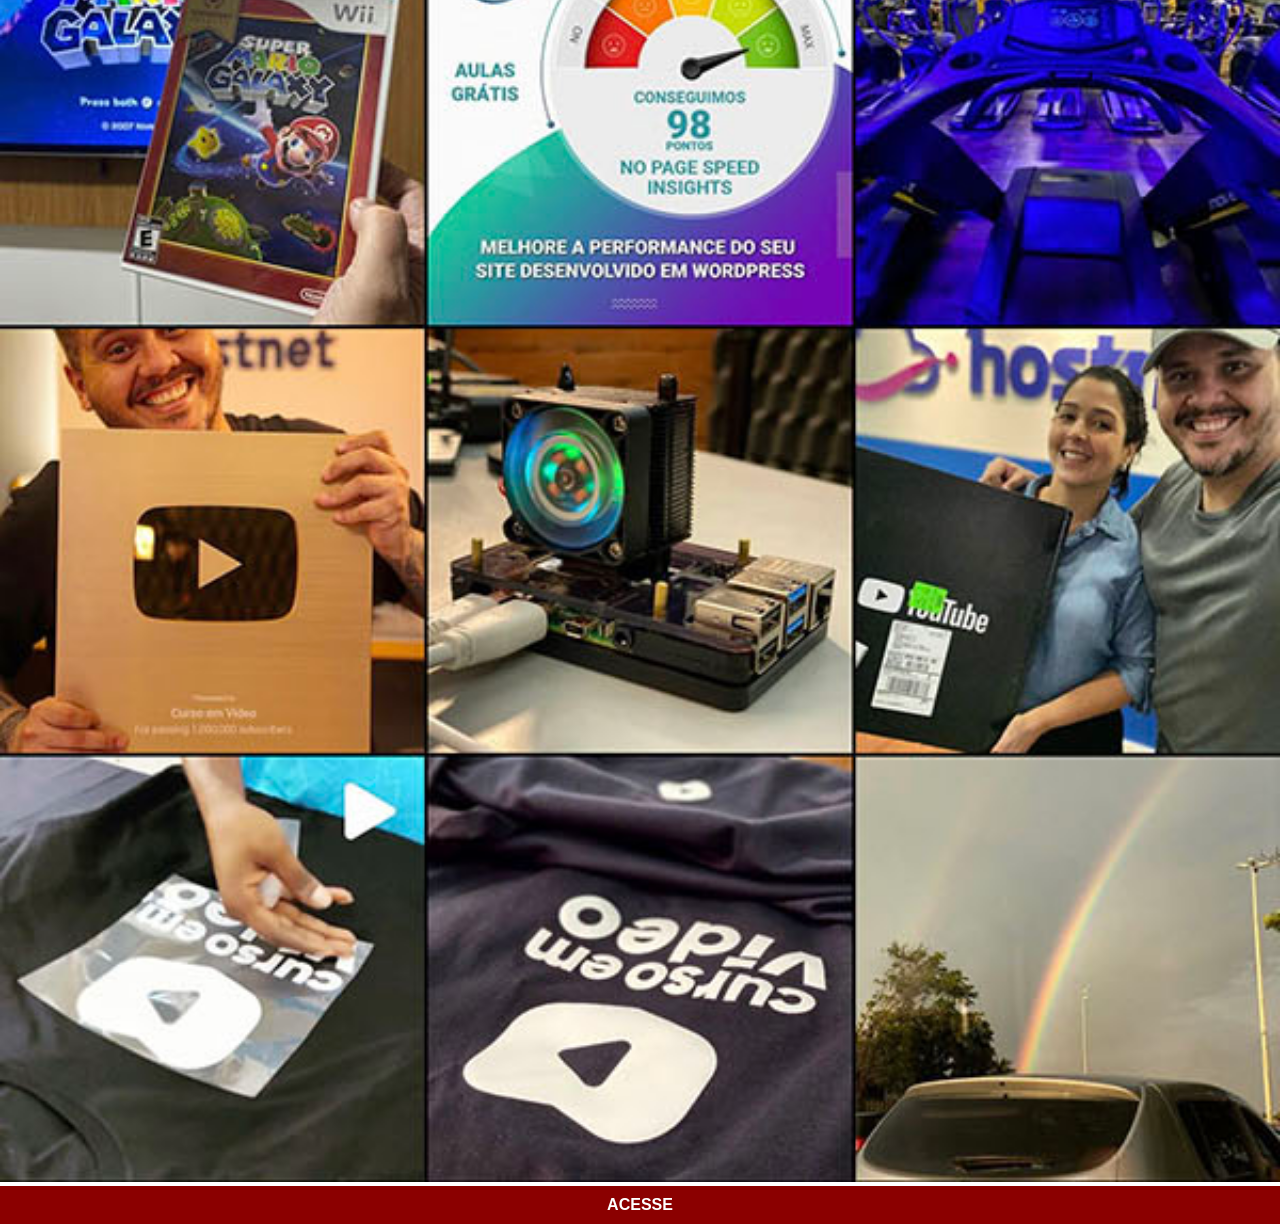
<file: instagram.html>
<!DOCTYPE html>
<html lang="pt-br">
  <head>
    <meta charset="UTF-8" />
    <meta name="viewport" content="width=device-width, initial-scale=1.0" />
    <title>Instagram</title>
    <link rel="stylesheet" href="estilos/social.css" />
  </head>
  <body>
    <img src="imagens/tela-instagram.jpg" alt="Instagram" />
    <a href="https://www.instagram.com/" target="_blank">ACESSE</a>
  </body>
</html>
</file>
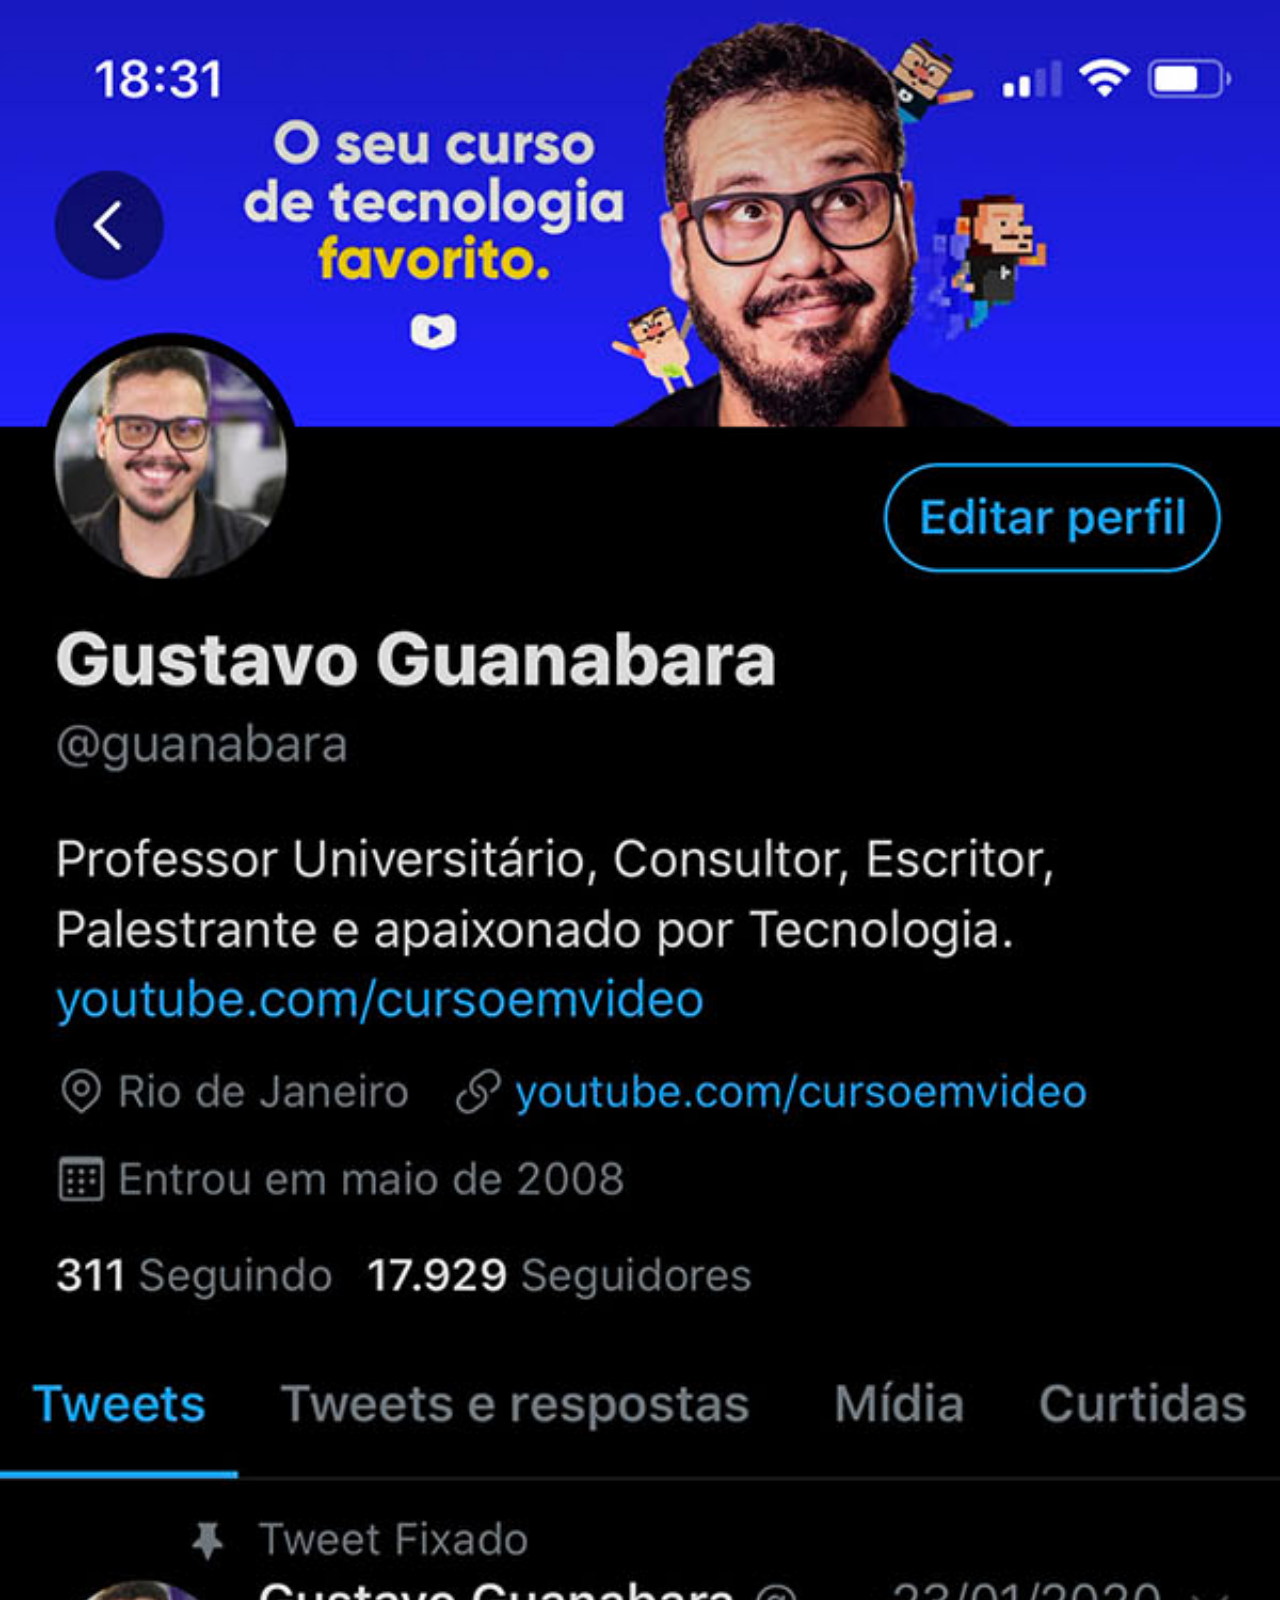
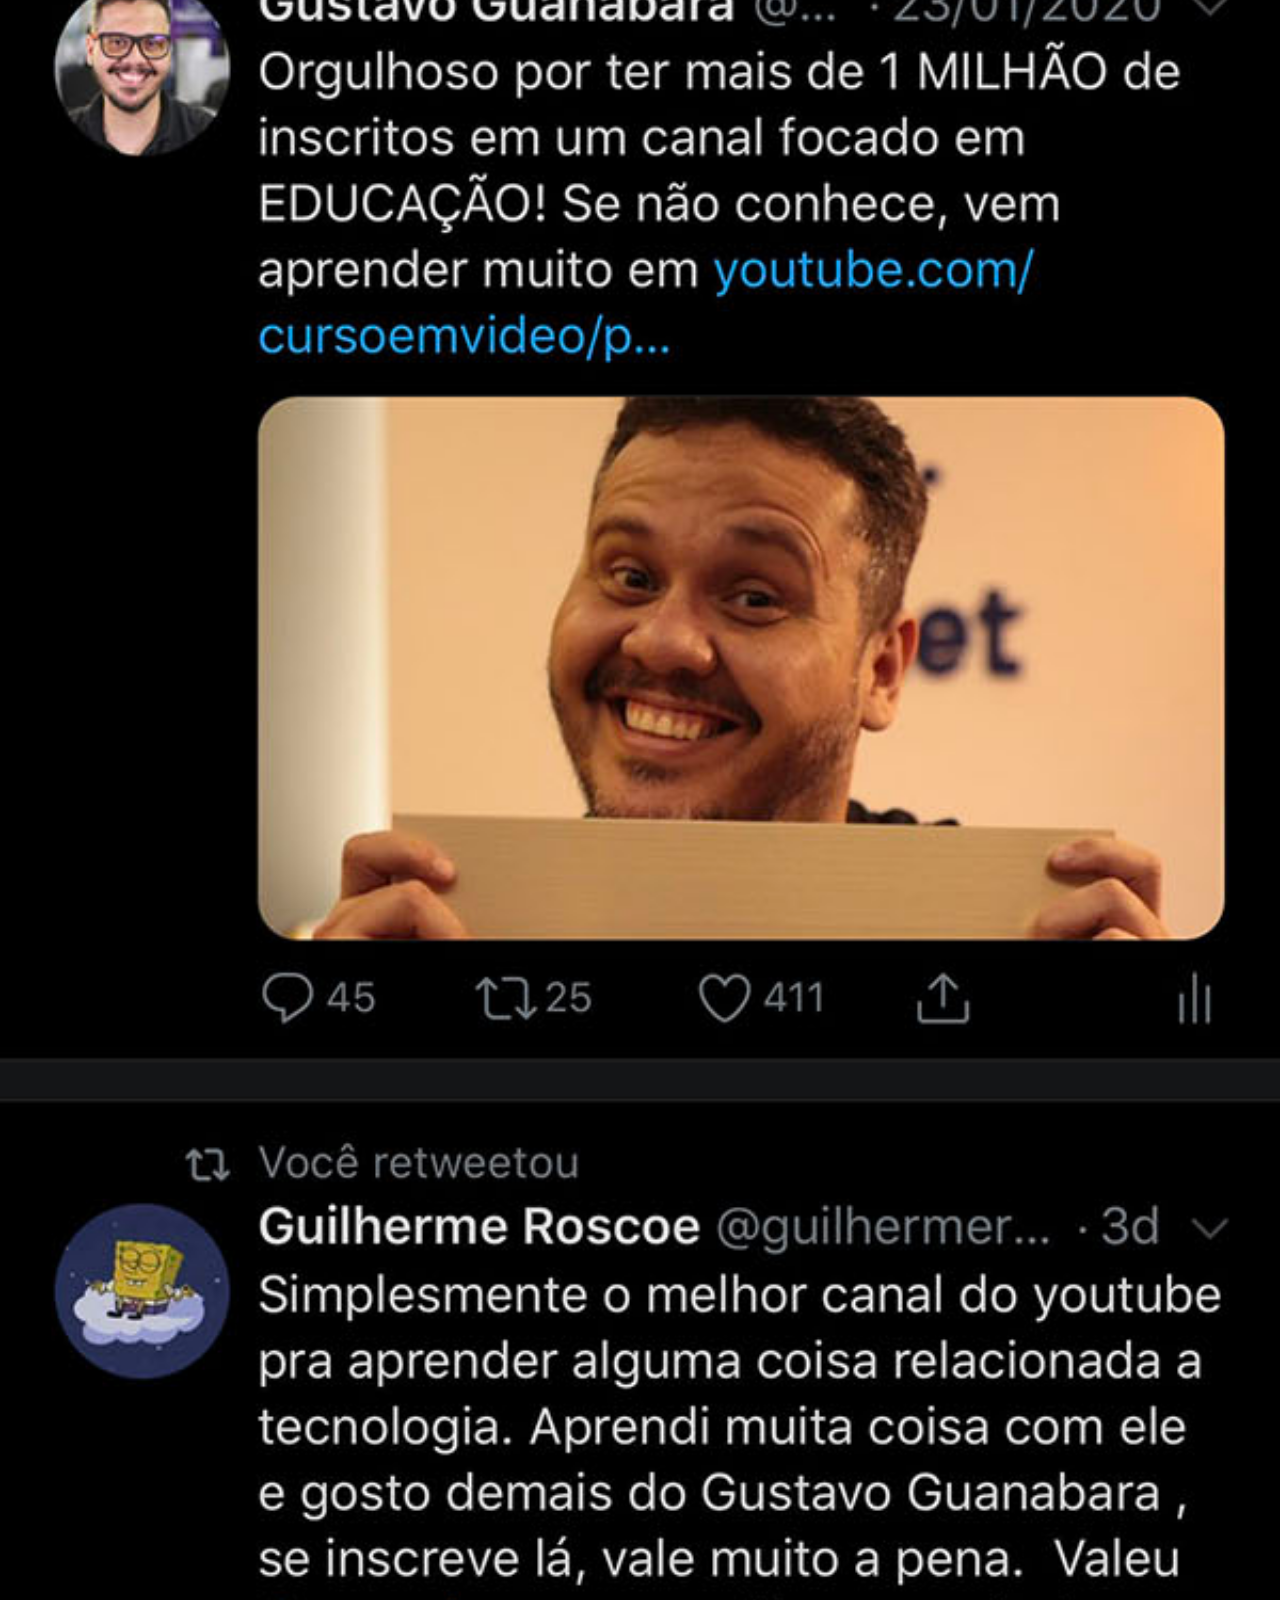
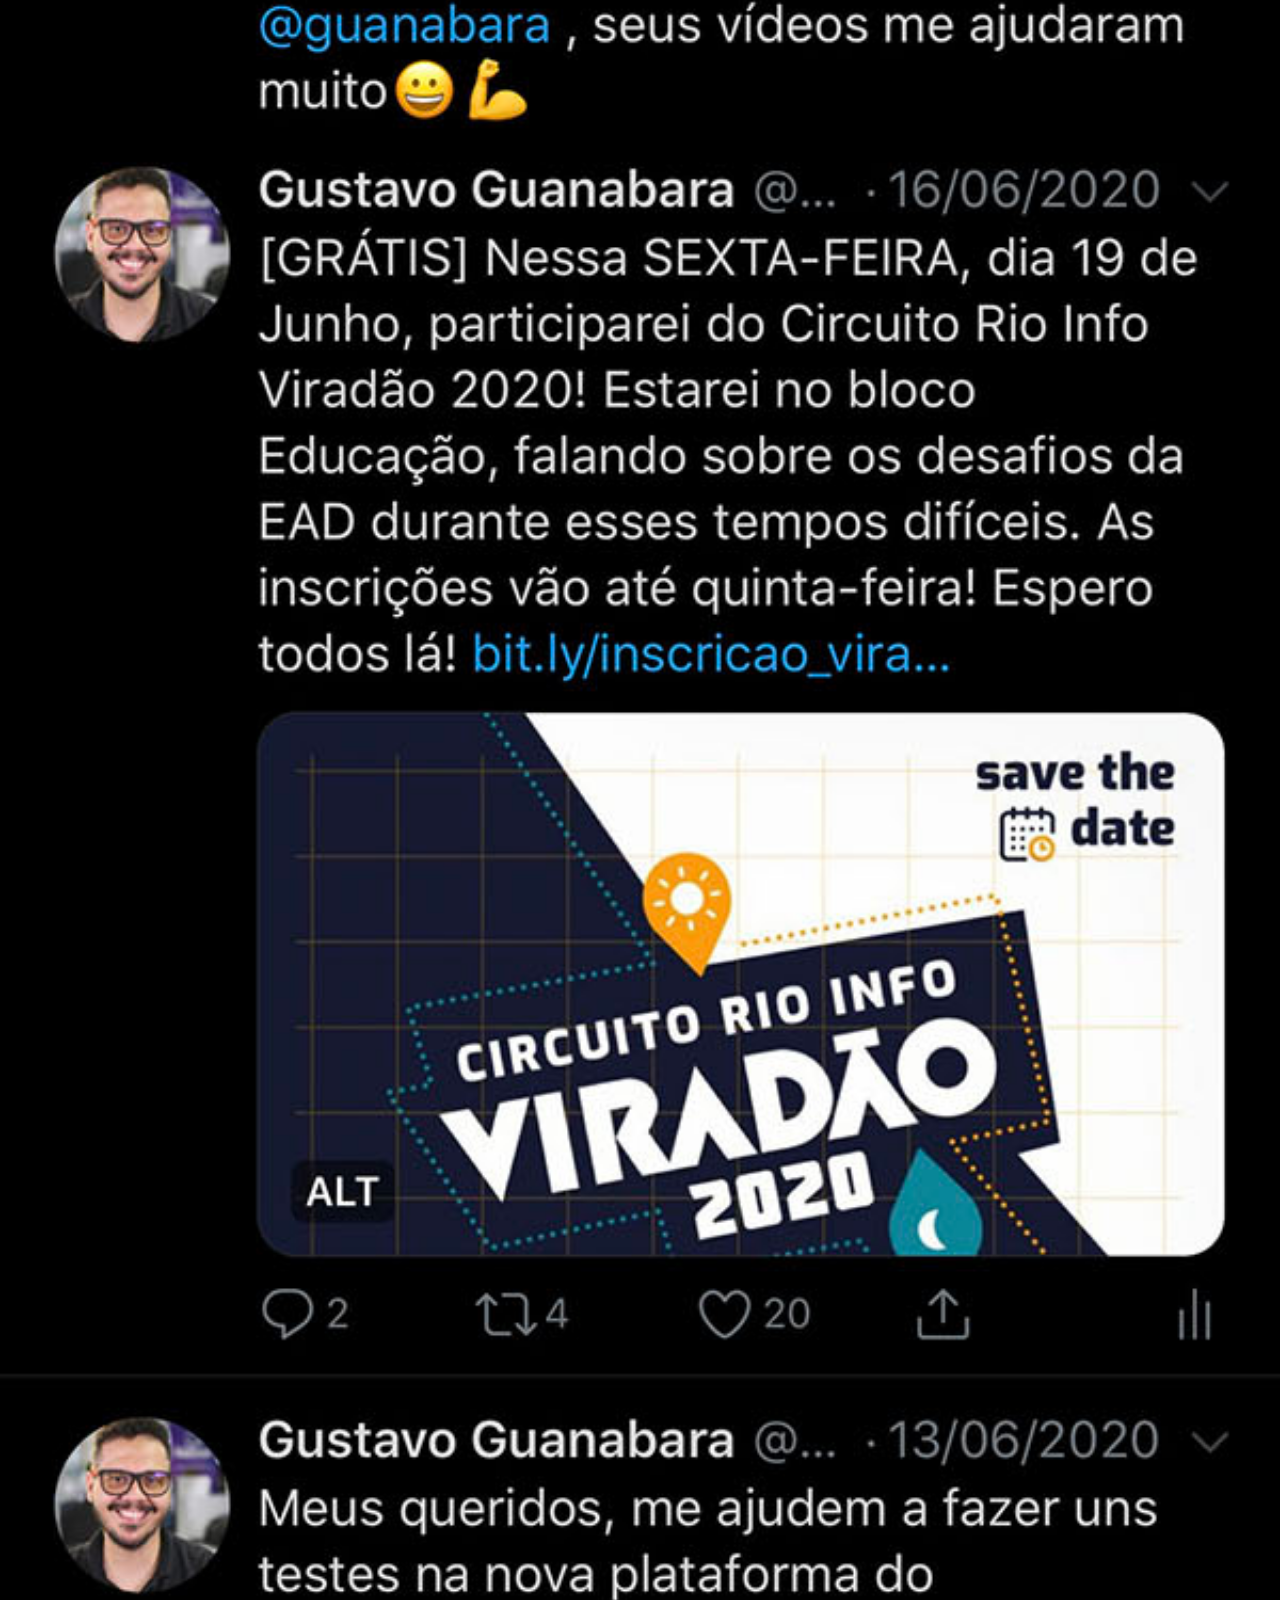
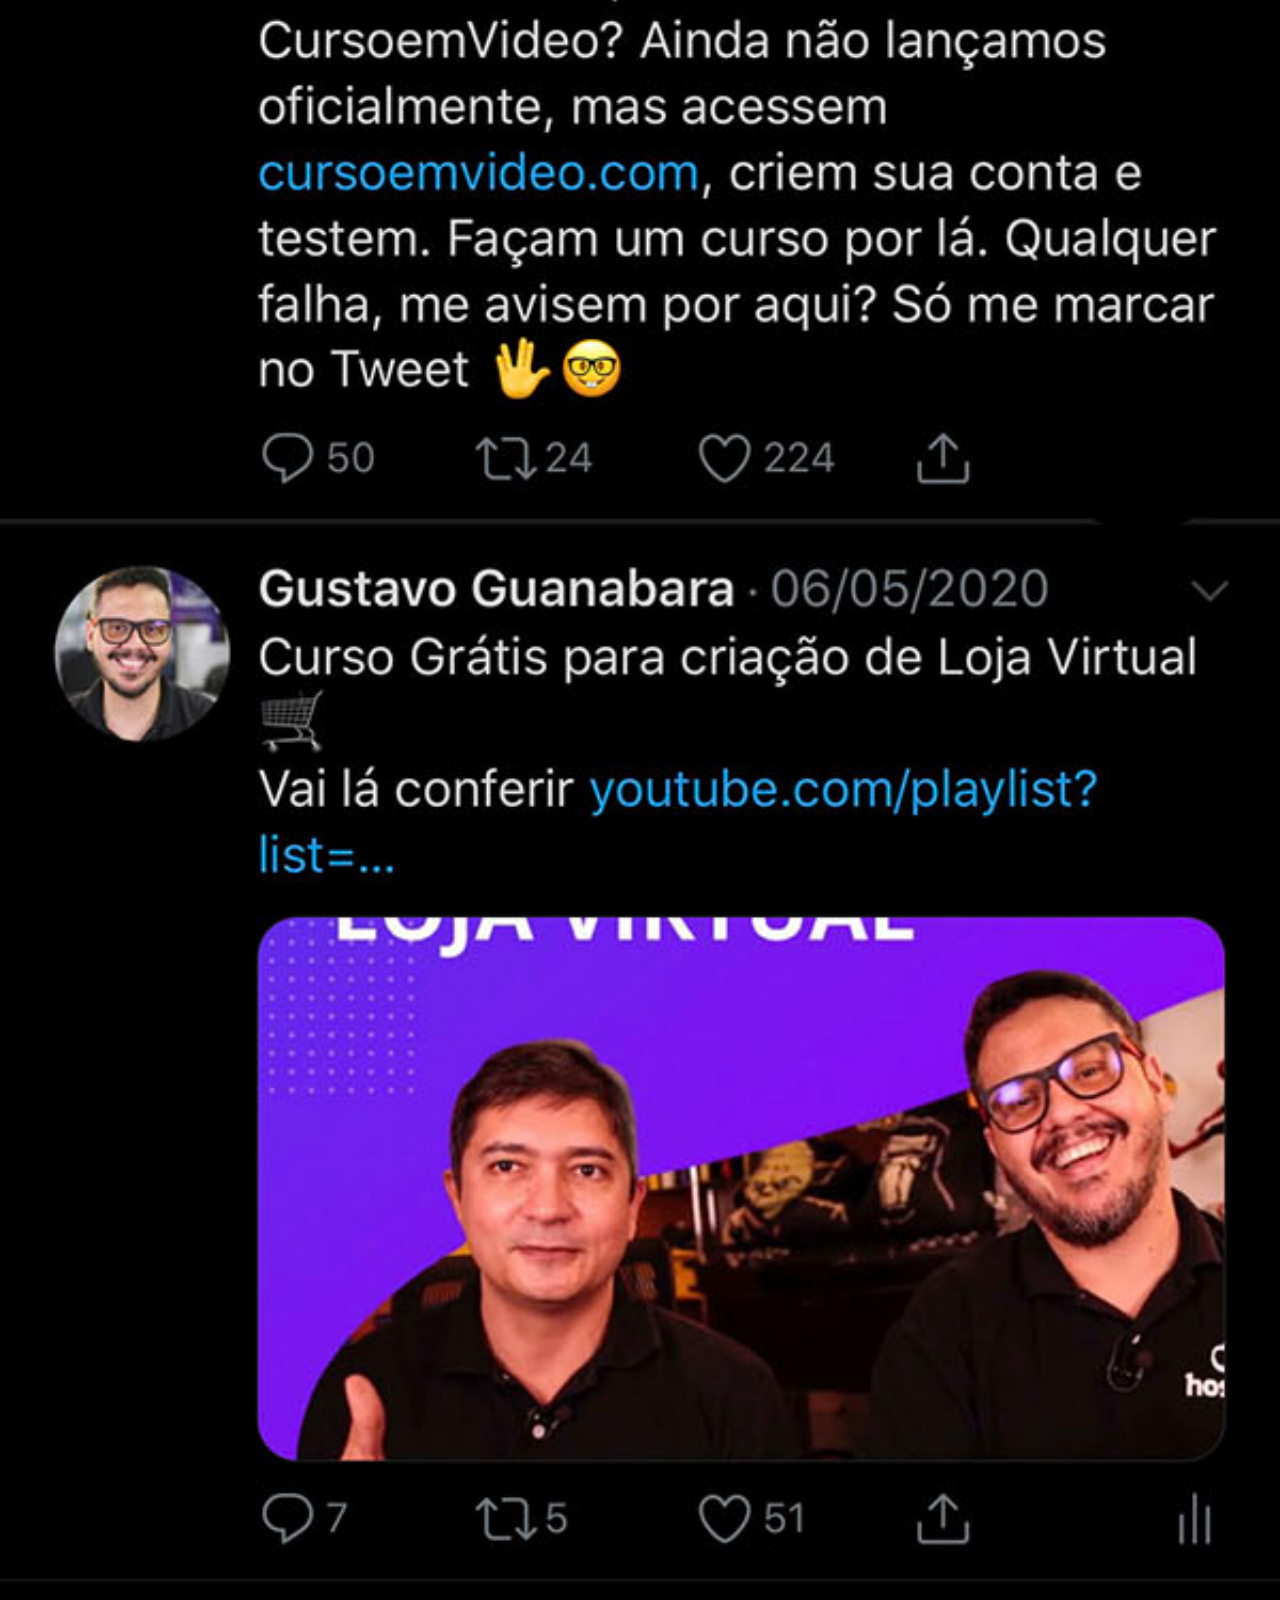
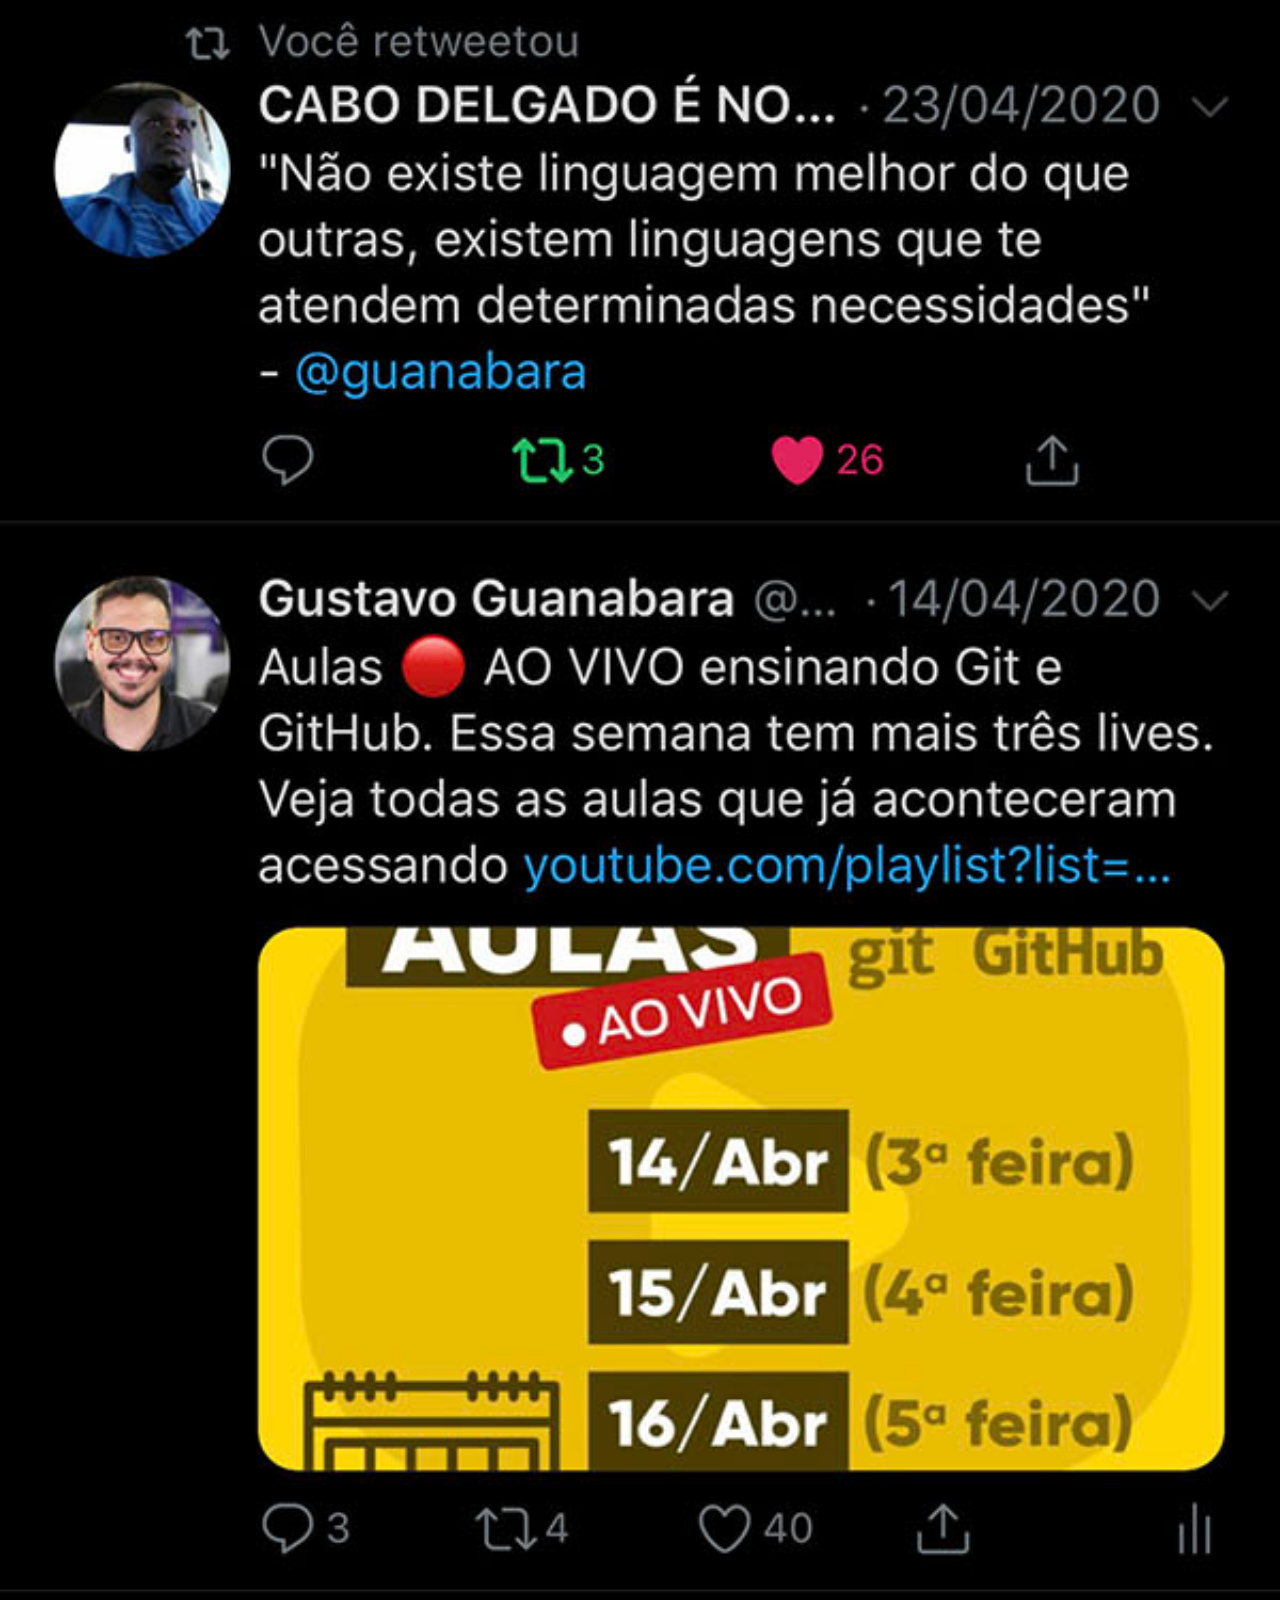
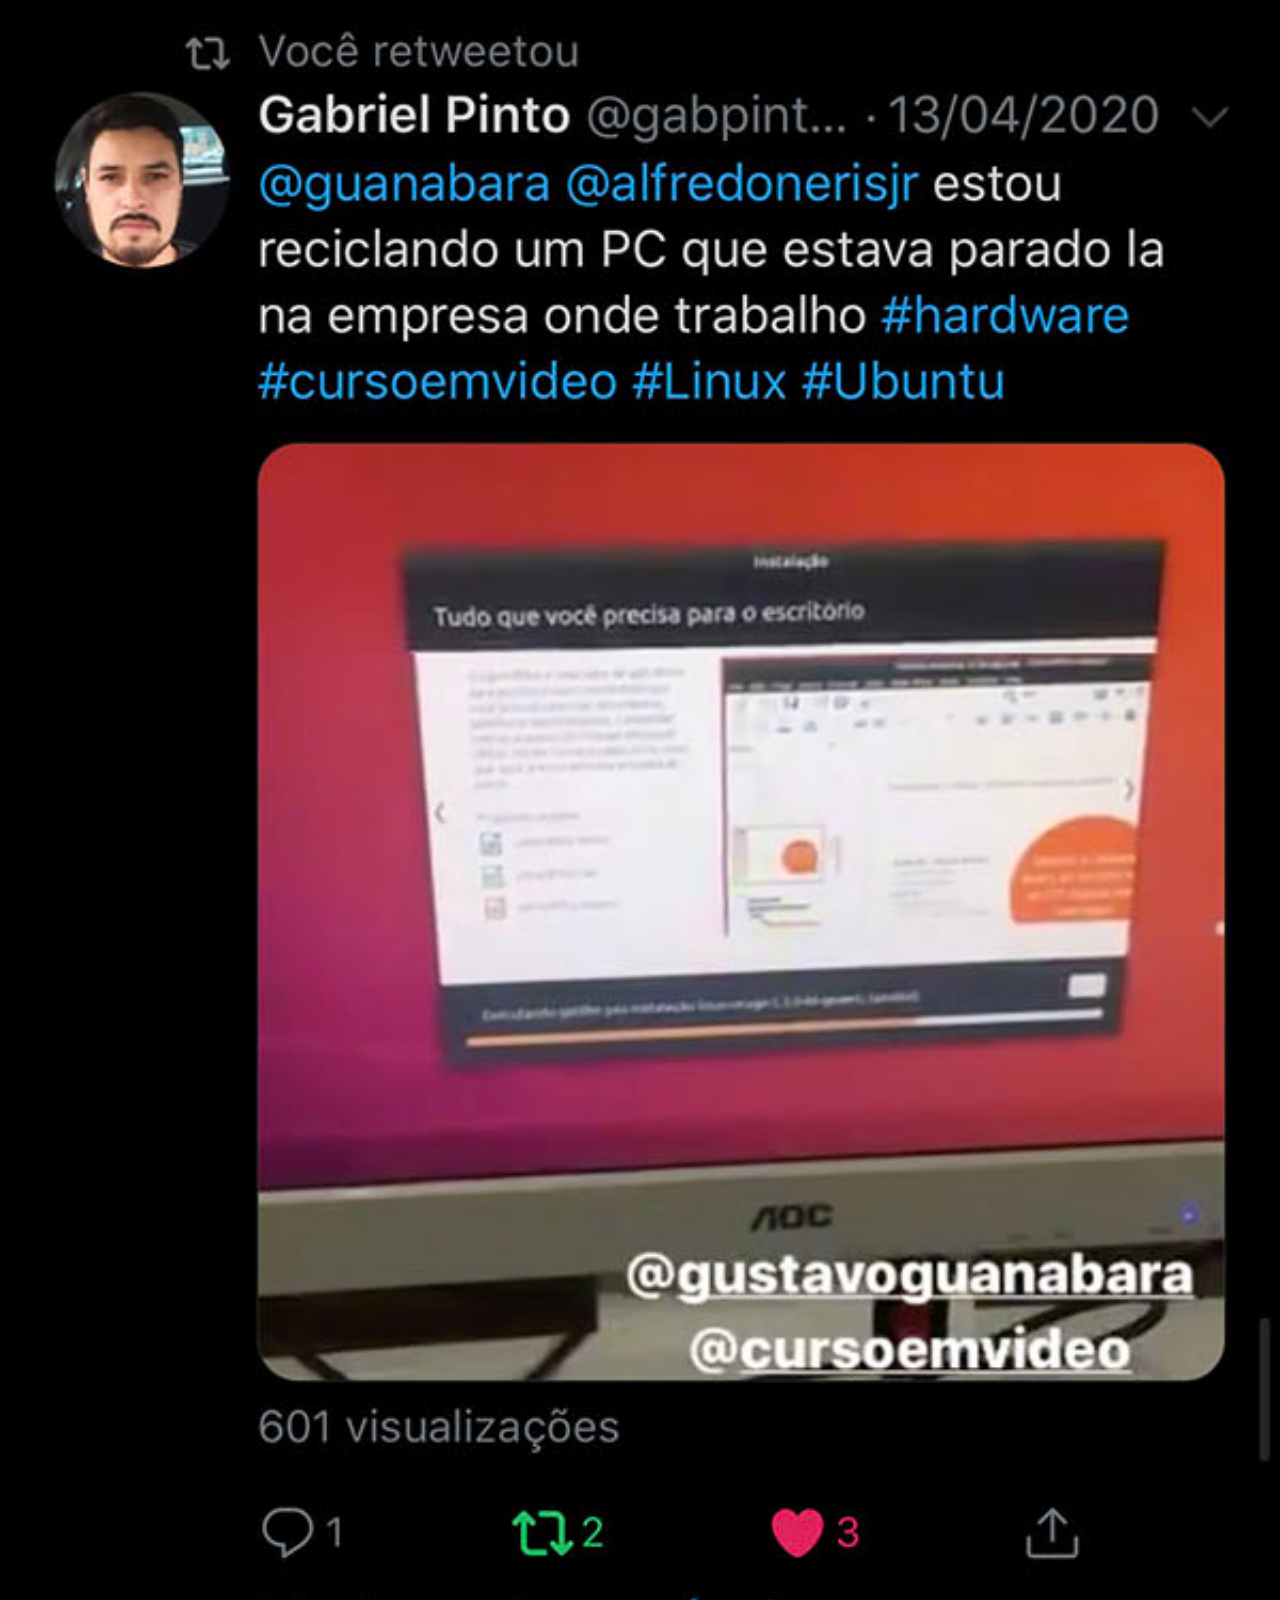
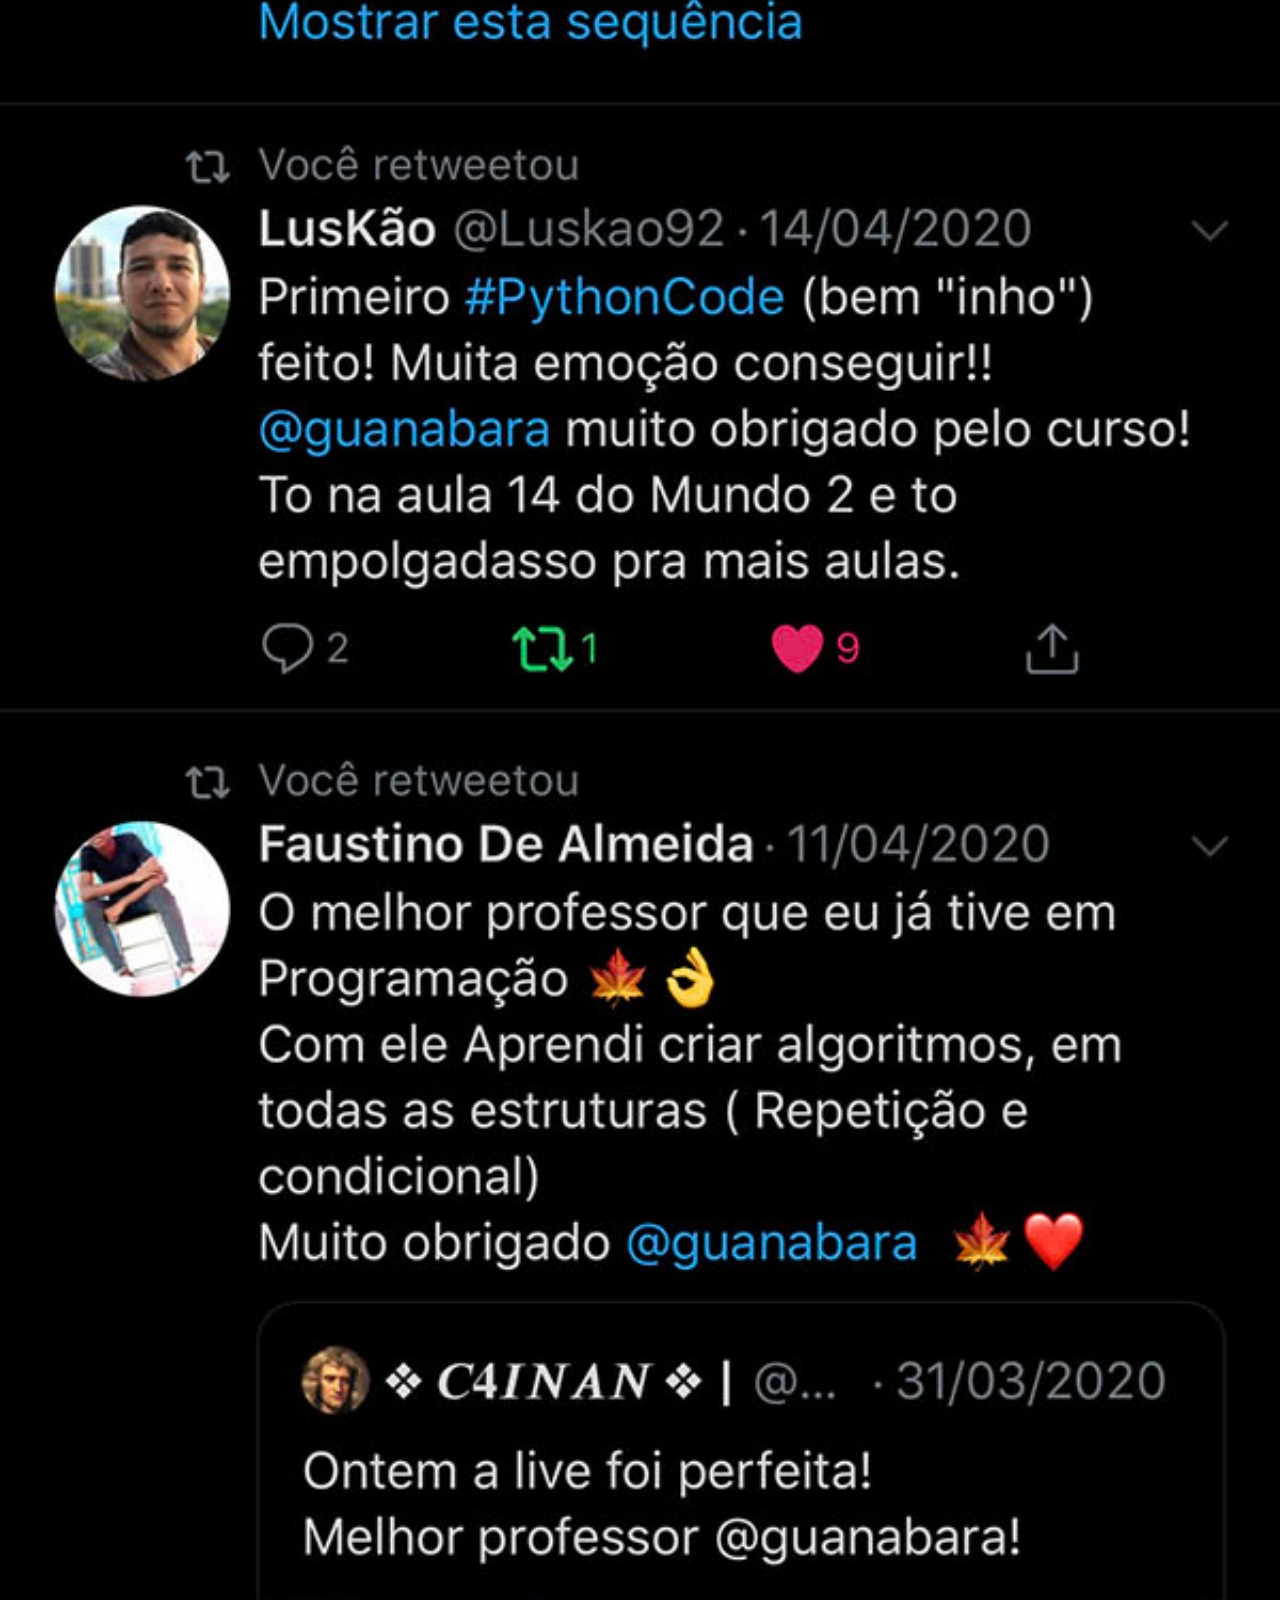
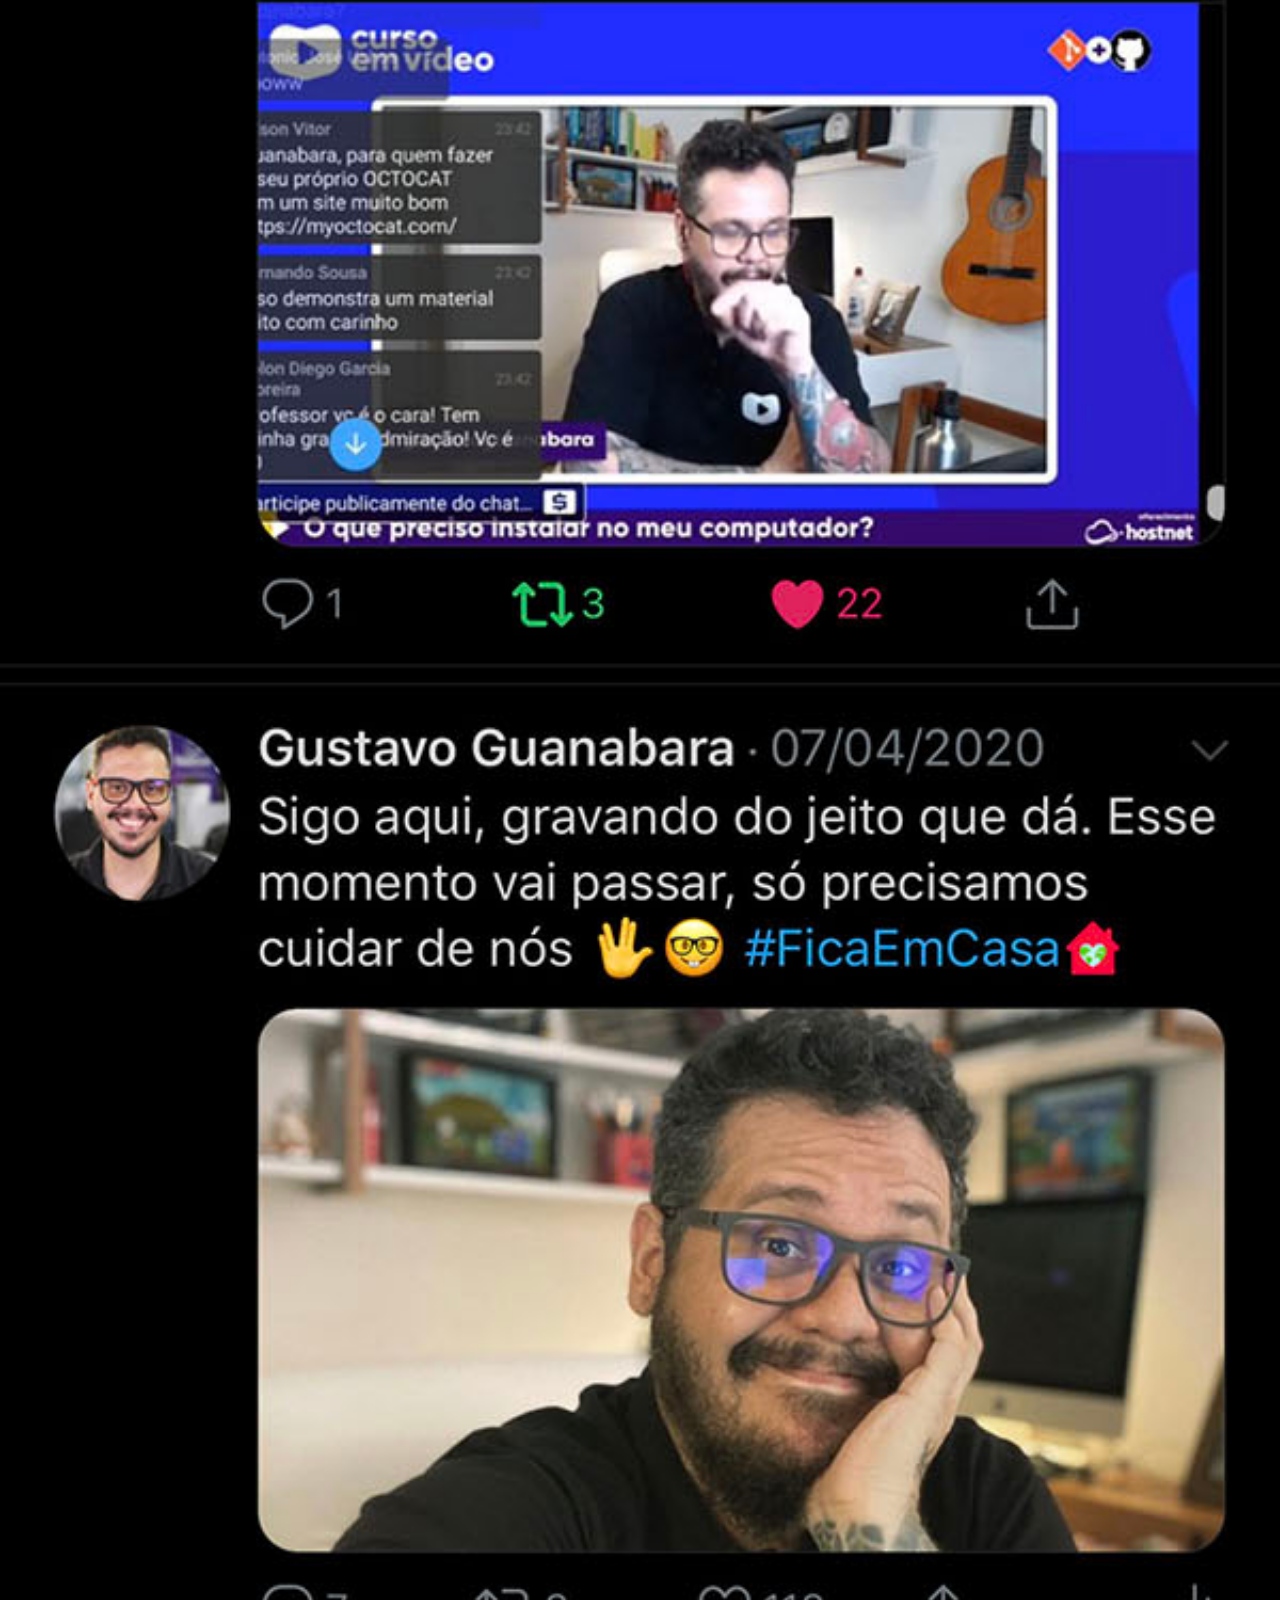
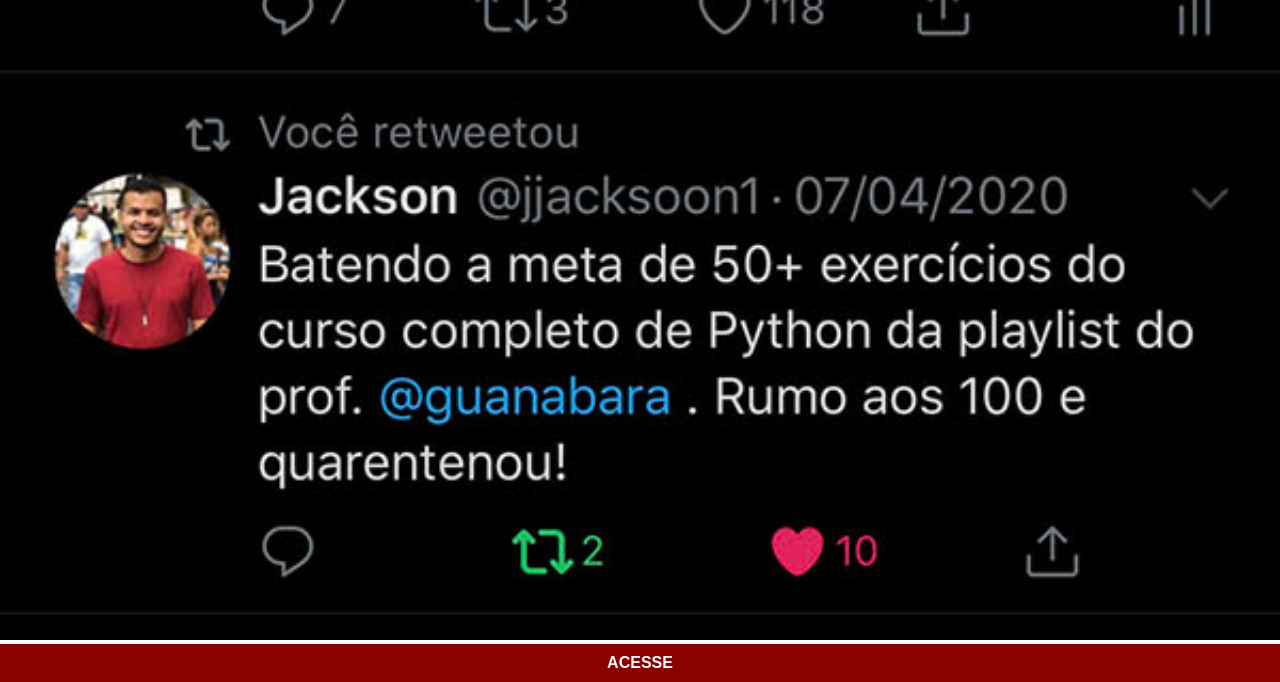
<file: twitter.html>
<!DOCTYPE html>
<html lang="pt-br">
  <head>
    <meta charset="UTF-8" />
    <meta name="viewport" content="width=device-width, initial-scale=1.0" />
    <title>Twitter</title>
    <link rel="stylesheet" href="estilos/social.css" />
  </head>
  <body>
    <img src="imagens/tela-twitter.jpg" alt="Twitter" />
    <a href="https://twitter.com" target="_blank">ACESSE</a>
  </body>
</html>
</file>
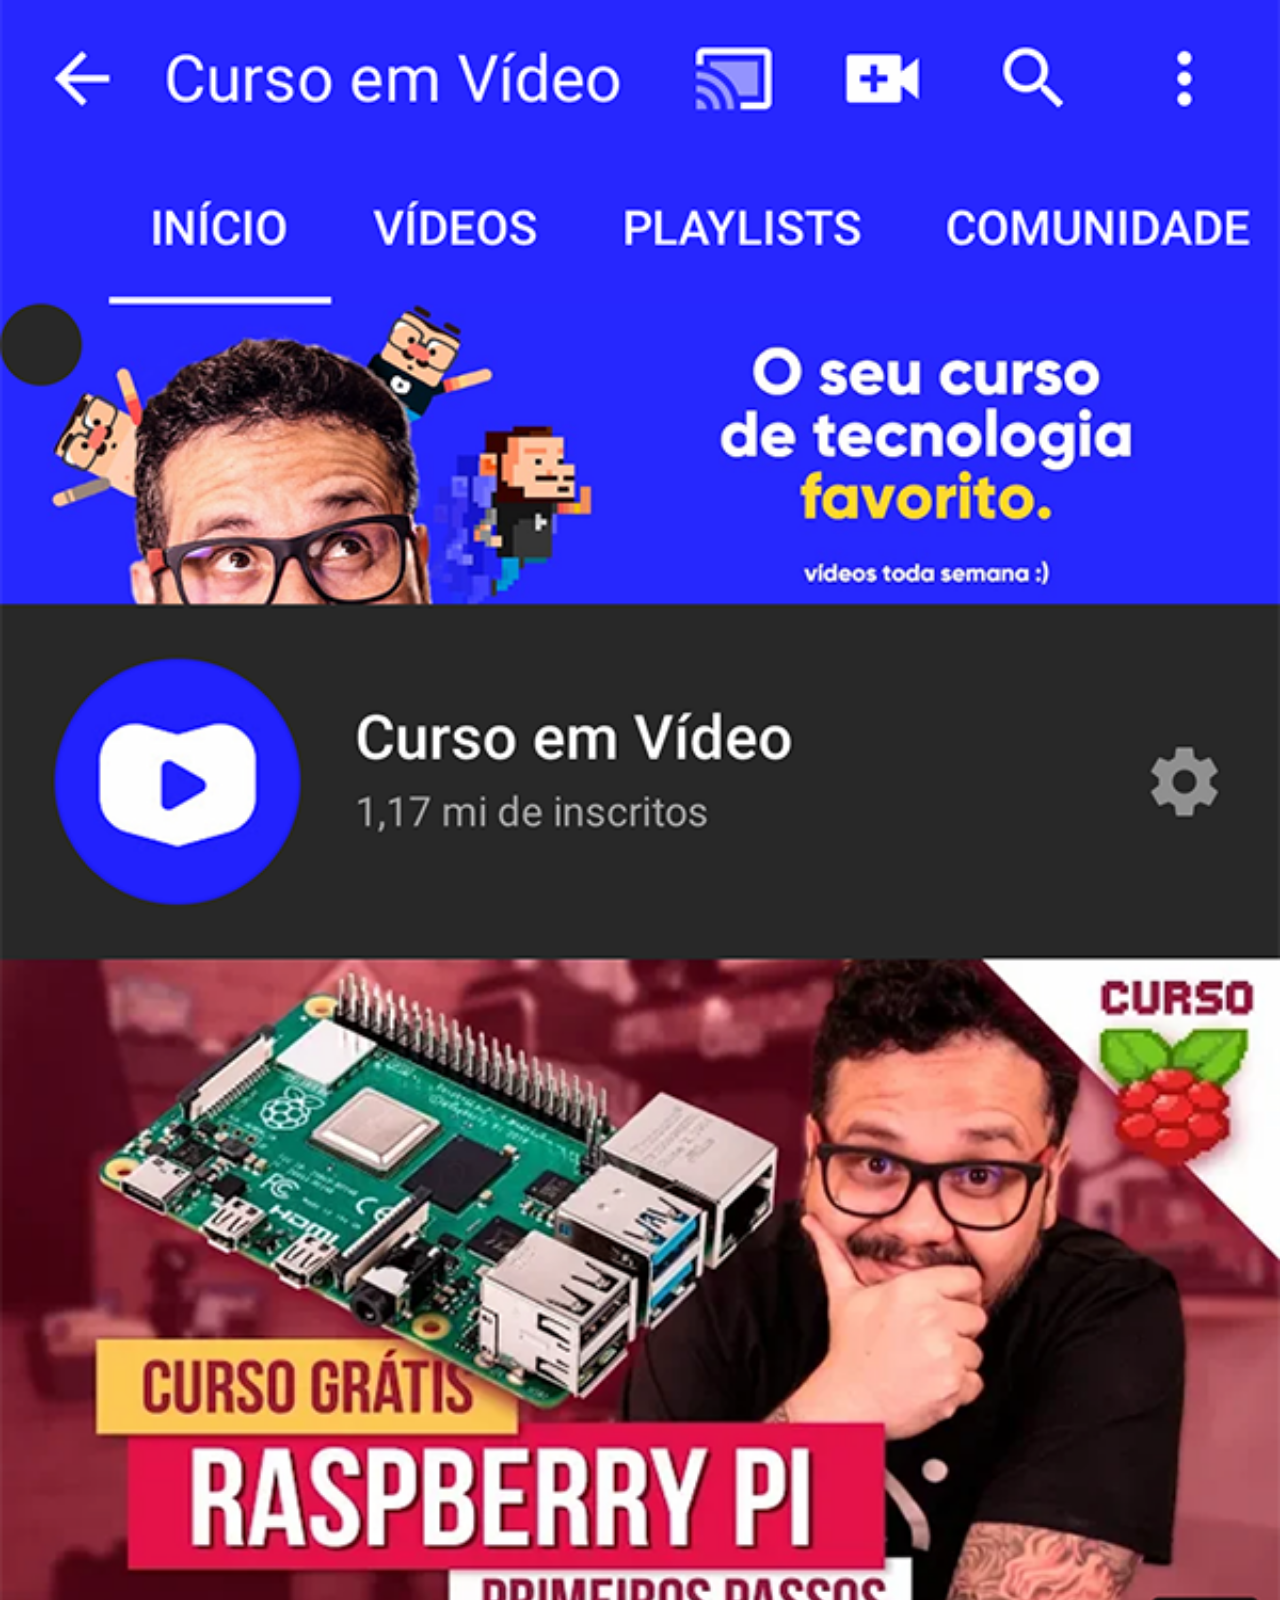
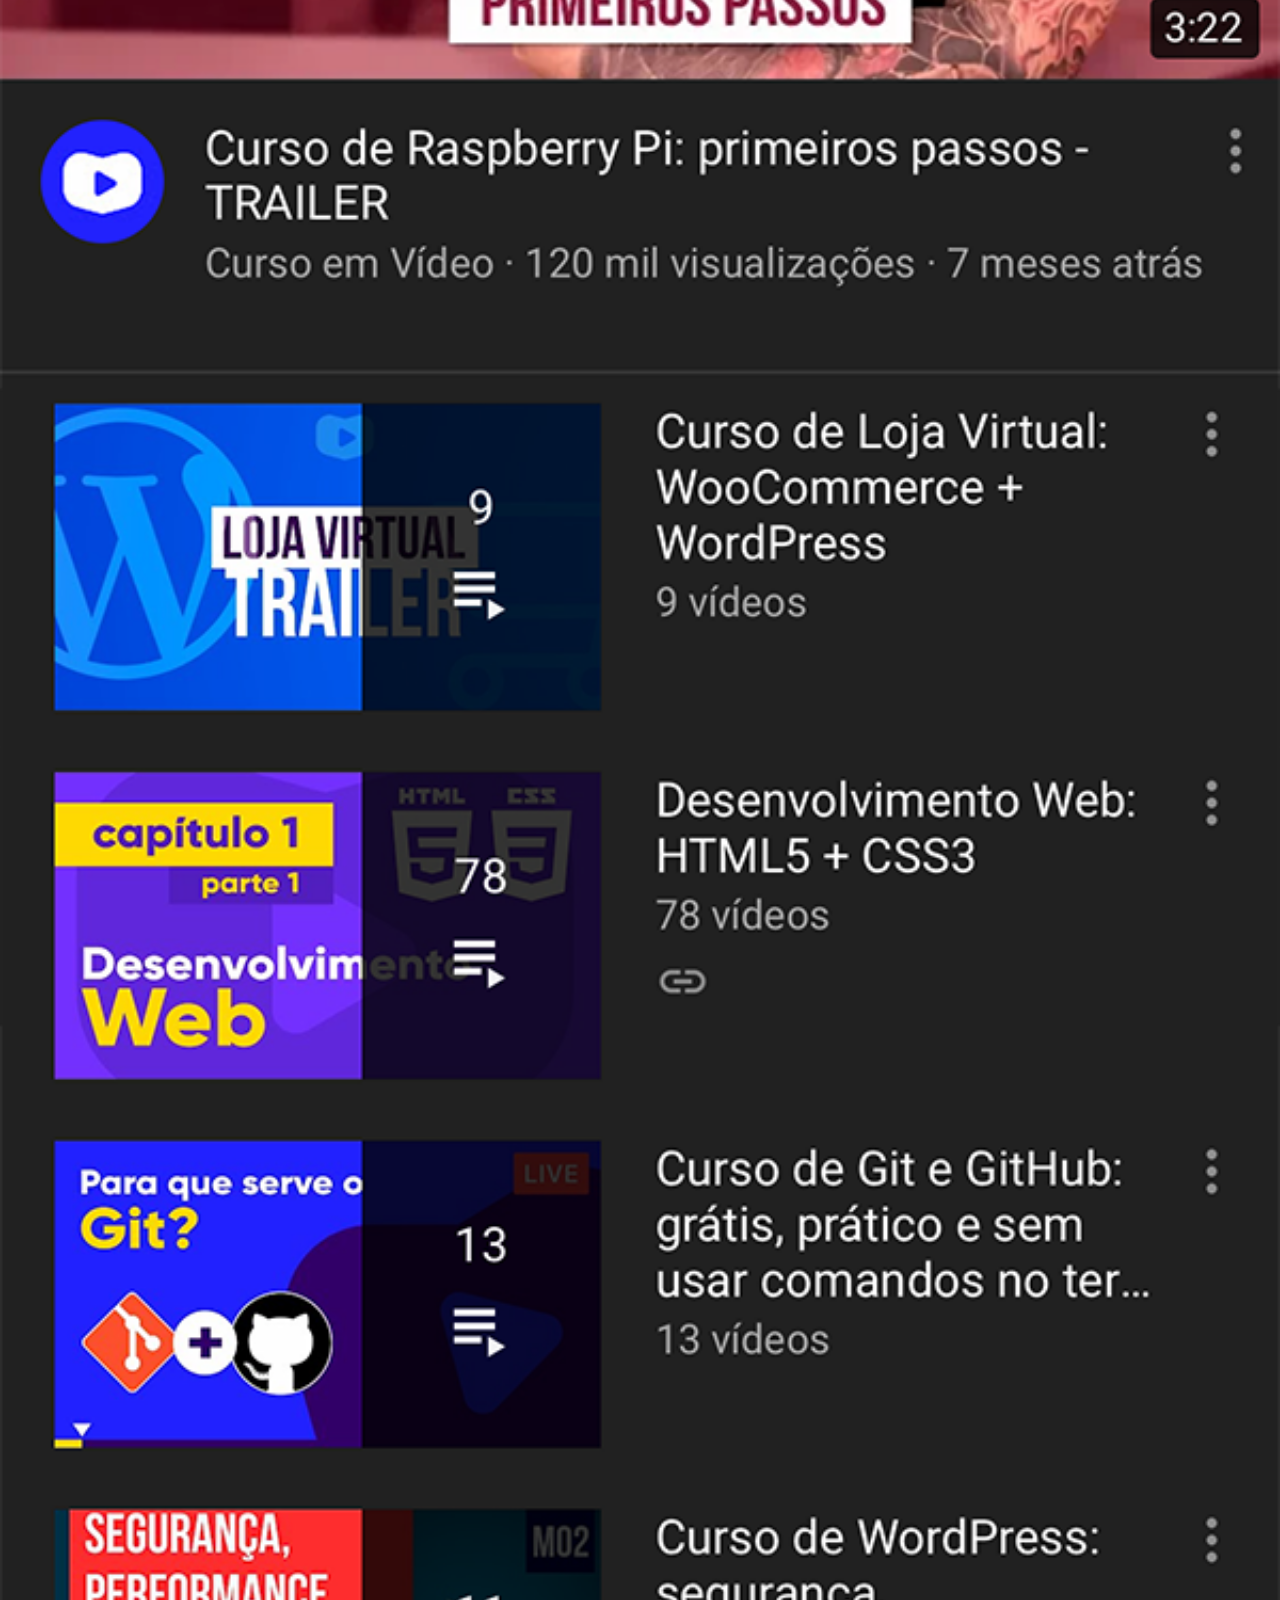
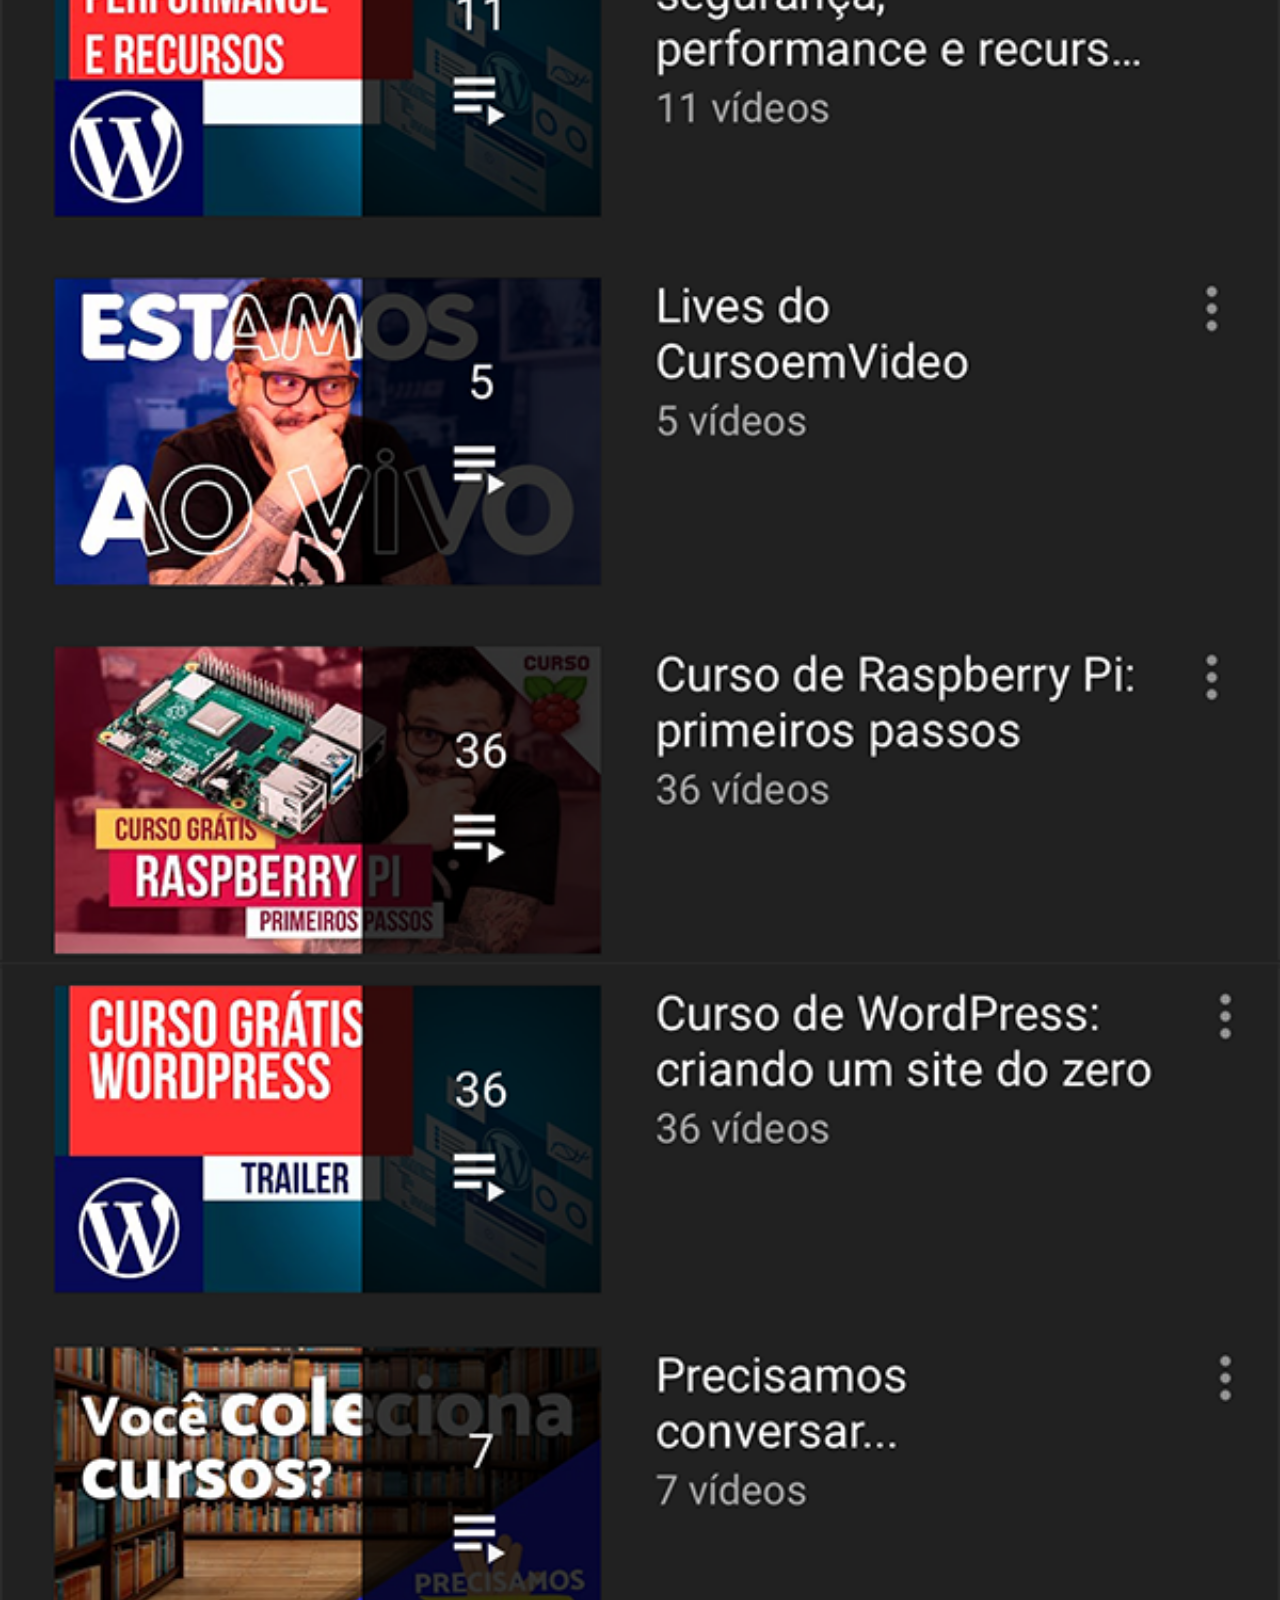
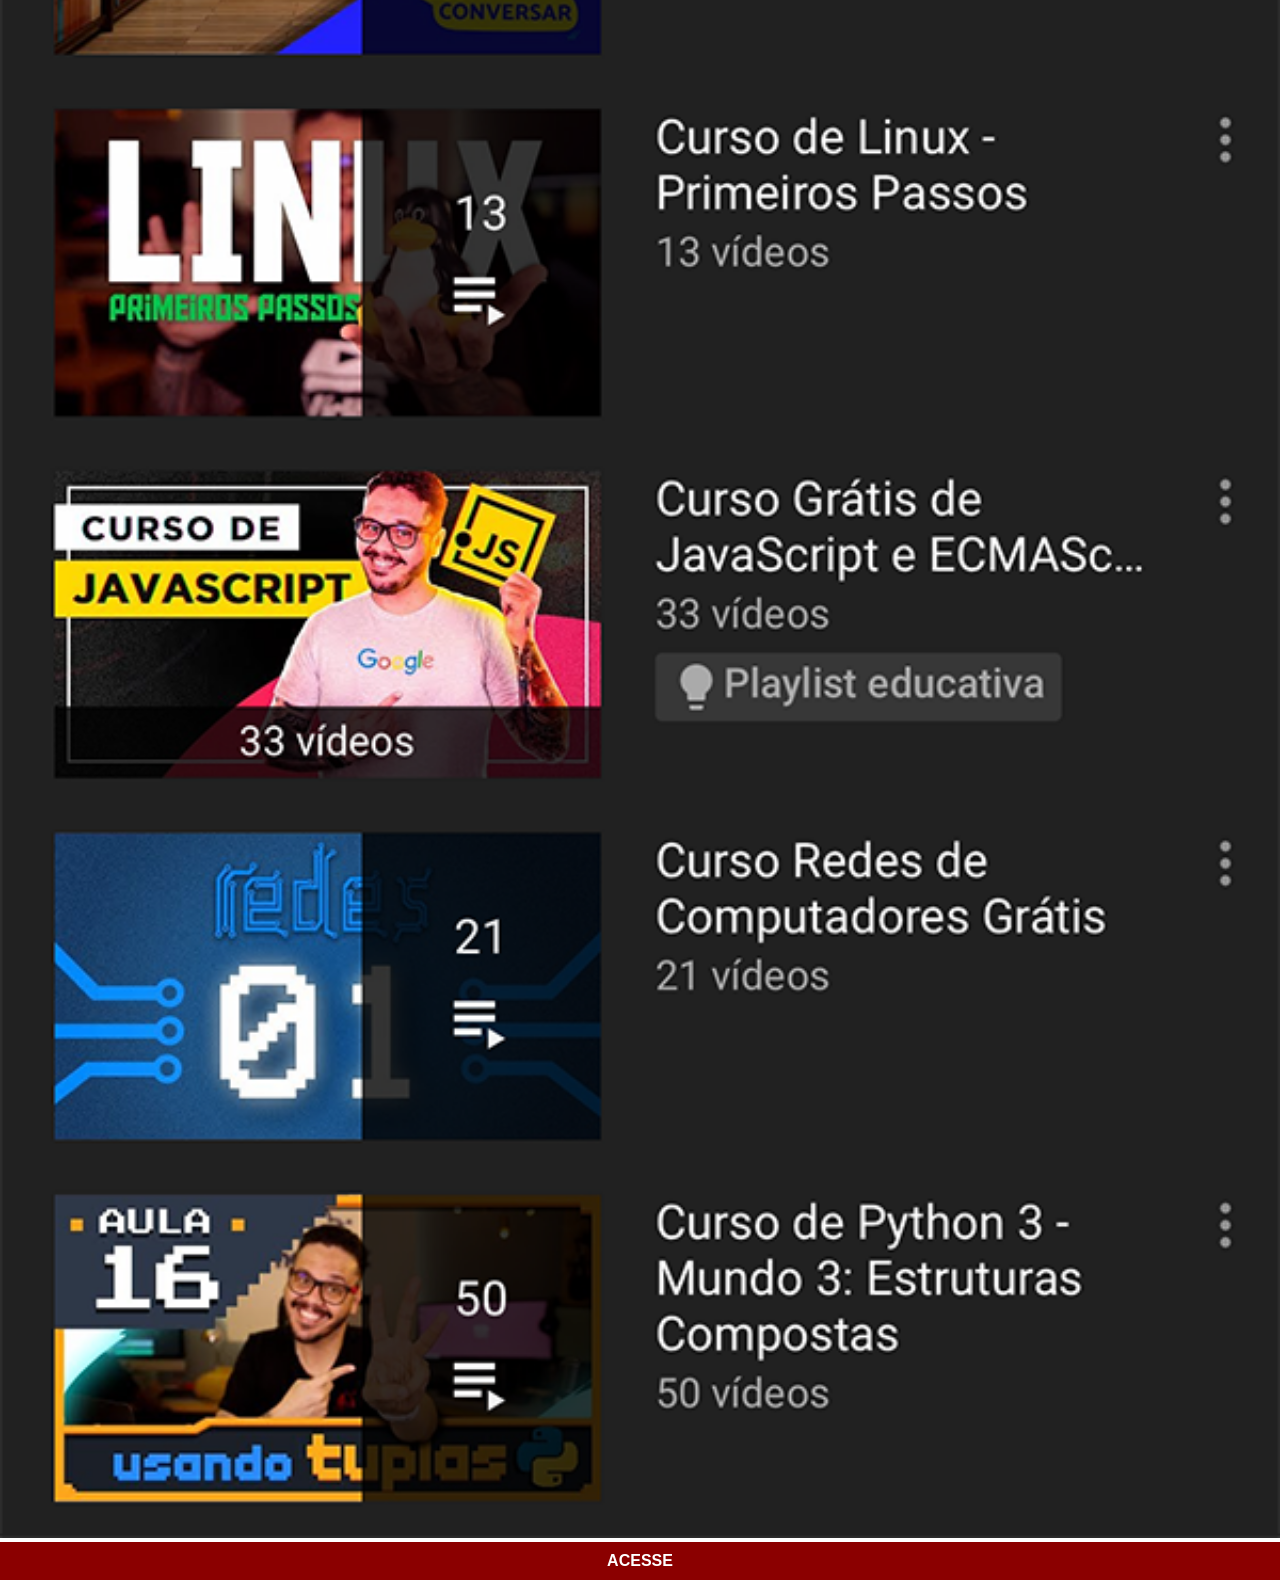
<file: youtube.html>
<!DOCTYPE html>
<html lang="pt-br">
  <head>
    <meta charset="UTF-8" />
    <meta name="viewport" content="width=device-width, initial-scale=1.0" />
    <title>YouYube</title>
    <link rel="stylesheet" href="estilos/social.css" />
  </head>
  <body>
    <img src="imagens/tela-youtube.png" alt="YouTube" />
    <a href="https://www.youtube.com/@cursoemvideo/playlists" target="_blank"
      >ACESSE</a
    >
  </body>
</html>
</file>
<file: estilos/style.css>
* {
  margin: 0px;
  padding: 0px;
  font-family: Arial, Helvetica, sans-serif;
}

html,
body {
  height: 100vh;
  width: 100vw;
  background-color: black;
}
body {
  background: url("../imagens/fundo-madeira.jpg") no-repeat top center;
  background-size: cover;
  background-attachment: fixed;
}
main {
  height: 100vh;
  position: relative;
}
section#telefone {
  position: absolute;
  top: 50%;
  left: 50%;
  transform: translate(-50%, -50%);
  height: 627px;
  width: 310px;
  background-color: blue;
  background: url("../imagens/frame-iphone.png") no-repeat;
}
iframe#tela {
  position: relative;
  top: 80px;
  left: 22px;
  height: 468px;
  width: 265px;
}
#redes-sociais {
  text-align: right;
}
#redes-sociais img {
  width: 40px;
  margin: 10px;
  border-radius: 50%;
  box-shadow: 0px 0px 5px rgba(0, 0, 0, 0.4);
}
#redes-sociais img:hover {
  border: 2px solid rgba(255, 255, 255, 0.5);
  transform: translate(-3px, -3px);
  box-shadow: 5px 5px 5px rgba(0, 0, 0, 0.623);
  transition: transform 0.3s, box-shadow 0.3s, border 0.3s;
}
</file>
<file: estilos/social.css>
* {
  margin: 0;
  padding: 0;
  font-family: Arial, Helvetica, sans-serif;
}
::-webkit-scrollbar {
  width: 0px;
  height: 0px;
}
img {
  width: 100vw;
}
a {
  display: block;
  background-color: darkred;
  color: white;
  padding: 10px;
  text-align: center;
  font-weight: bolder;
  text-decoration: none;
}
a:hover {
  background: red;
}
</file>
